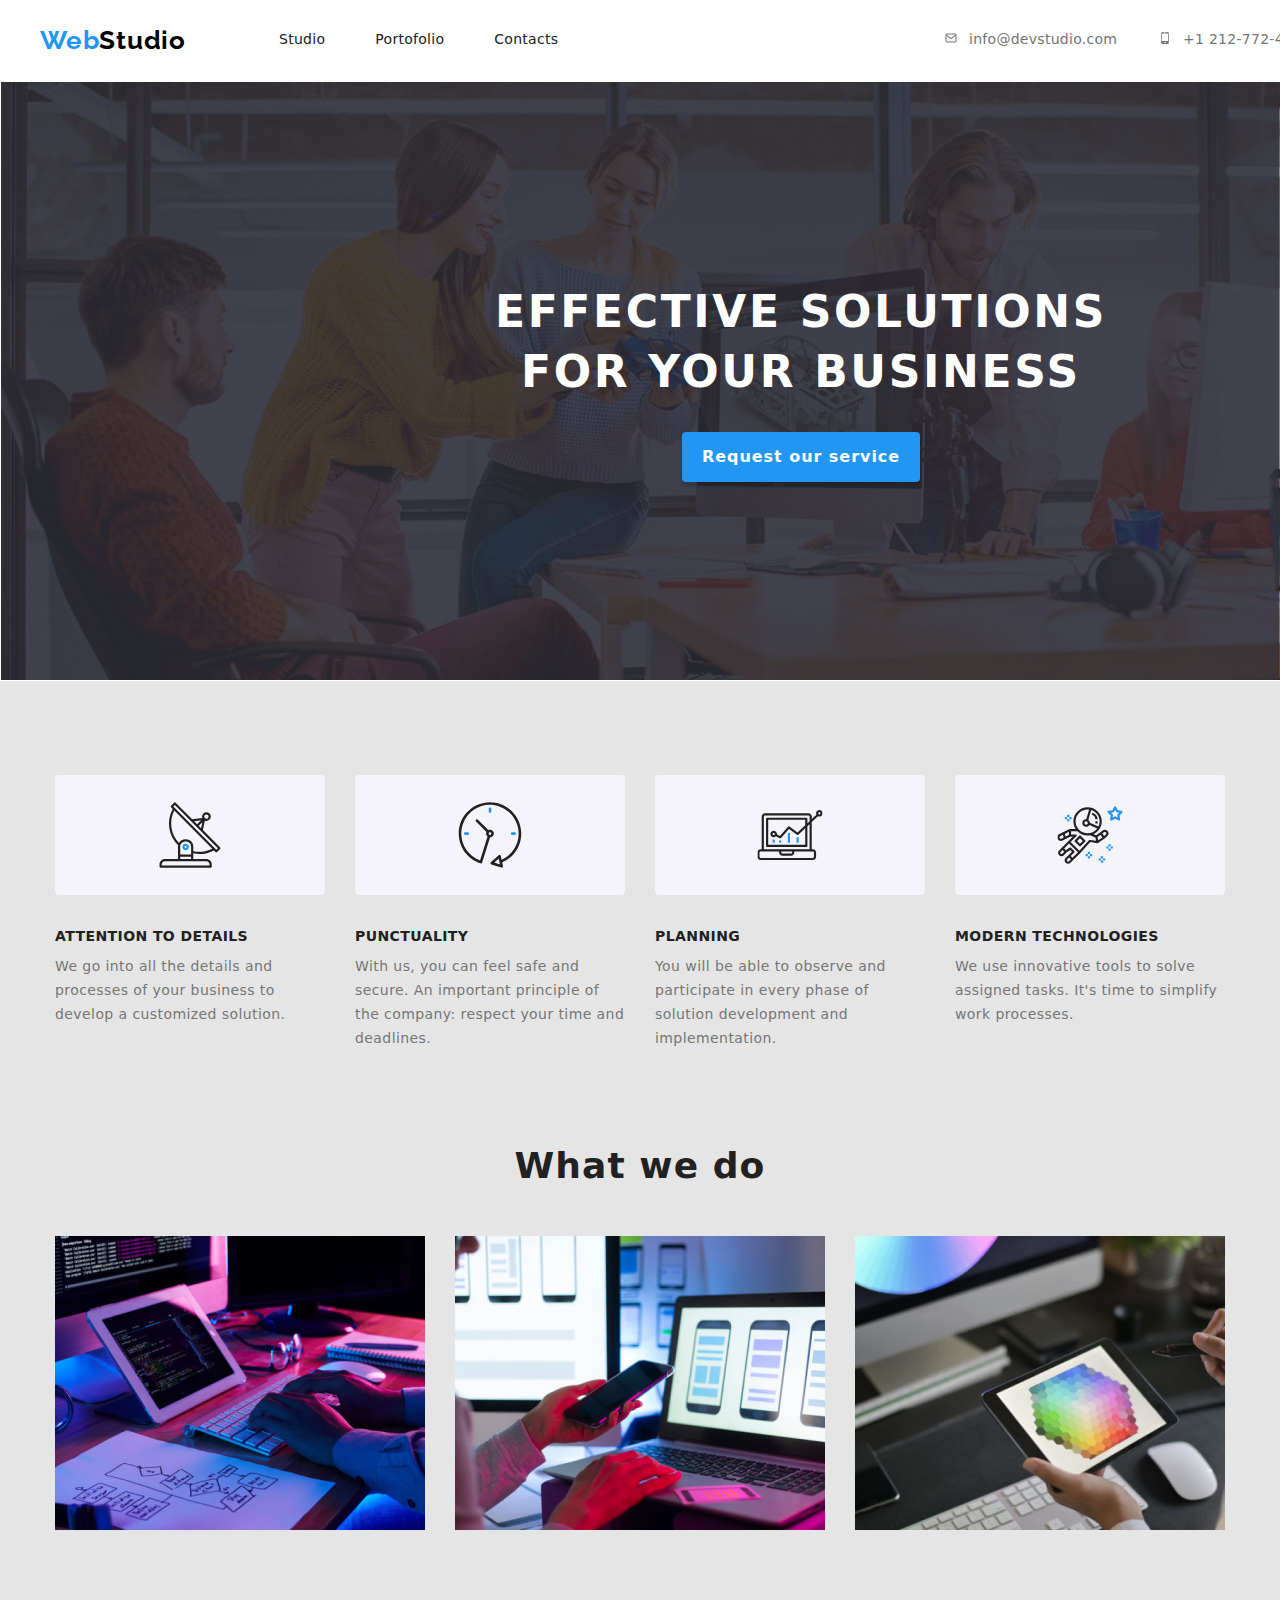
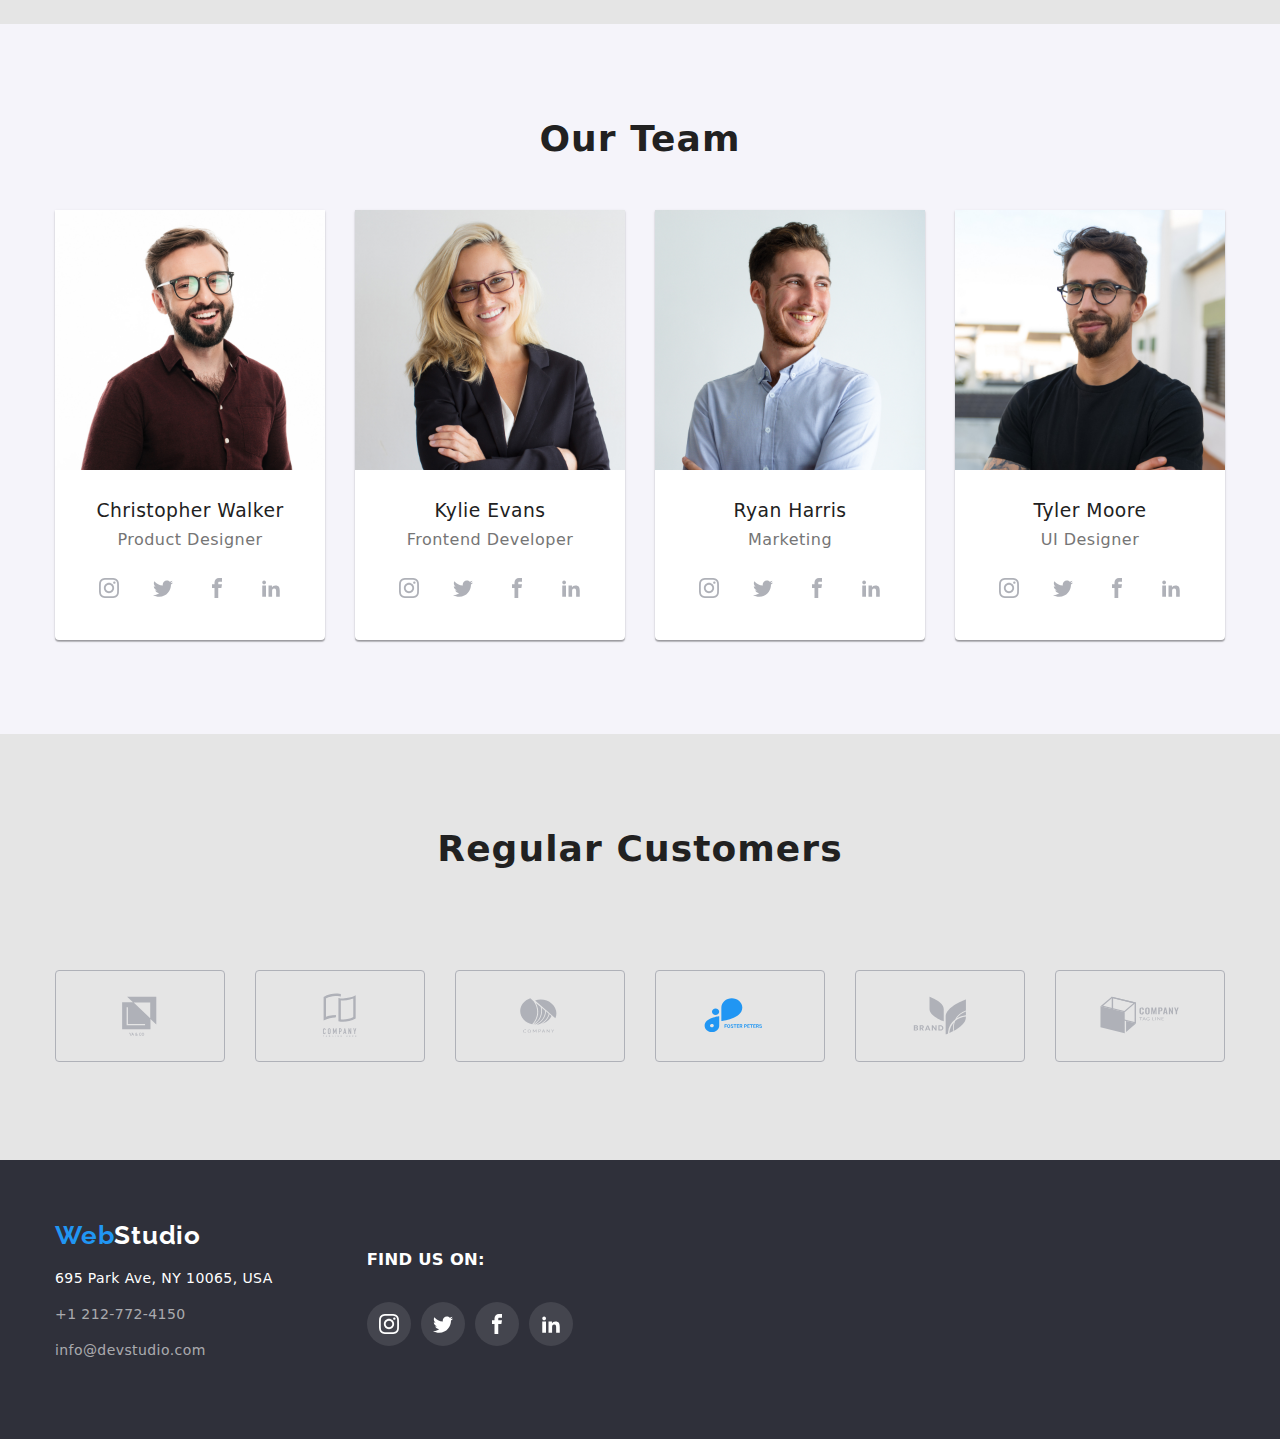
<file: index.html>
<!DOCTYPE html>
<html lang="en">
  <head>
    <meta charset="UTF-8" />
    <meta http-equiv="X-UA-Compatible" content="IE=edge" />
    <meta name="viewport" content="width=device-width, initial-scale=1.0" />
    <title>WebStudio</title>
    <link rel="stylesheet" href="css/styles.css" />
    <link rel="stylesheet" href="https://cdnjs.cloudflare.com/ajax/libs/modern-normalize/1.0.0/modern-normalize.min.css"/>
    <link rel="preconnect" href="https://fonts.googleapis.com" />
    <link rel="preconnect" href="https://fonts.gstatic.com" crossorigin />
    <link href="https://fonts.googleapis.com/css2?family=Raleway:wght@700&family=Roboto:wght@400;500;700;900&display=swap" rel="stylesheet"/>
  </head>
  <body>
    <!--HEADER Section-->
    <header class="page-header">
      <div class="container">
        <a class="logo link" href="index.html">
          <h2>Web<span>Studio</span></h2>
        </a>
        <nav>
          <ul class="main-nav-list unstyled-list">
            <li class="main-nav-item">
              <a class="main-nav-link link" href="index.html">Studio</a>
            </li>
            <li class="main-nav-item">
              <a class="main-nav-link link" href="portofolio.html"
                >Portofolio</a
              >
            </li>
            <li class="main-nav-item">
              <a class="main-nav-link link" href="contacts.html">Contacts</a>
            </li>
          </ul>
        </nav>
        <ul class="contact-list unstyled-list">
          <li class="contact-list-item">
            <a class="contact-nav-link link" href="mailto:info@devstudio.com">
              <svg class="icon-mail">
                <use href="./images/icons/icons.svg#icon_mail"></use>
              </svg>
              info@devstudio.com
            </a>
          </li>
          <li class="contact-list-item">
            <a class="contact-nav-link link" href="tel:+12127724150">
              <svg class="icon-phone">
                <use href="./images/icons/icons.svg#icon_mobile"></use>
              </svg>
              +1 212-772-4150
            </a>
          </li>
        </ul>
      </div>
    </header>
    <main>
      <!--Main-section-->
      <section class="main-section">
        <div class="container hero-container">
          <h1 class="main-title">EFFECTIVE SOLUTIONS FOR YOUR BUSINESS</h1>
          <button class="main-button" type="button">Request our service</button>
        </div>
      </section>
      <section class="main-section-description">
        <div class="container">
          <ul class="description-list unstyled-list">
            <li class="description-list-item">
              <svg class="description-img">
                <use href="./images/icons/icons.svg#icon_antena"></use>
              </svg>
              <h4 class="main-section-description-subtitle">
                ATTENTION TO DETAILS
              </h4>
              <p class="main-section-description-text">
                We go into all the details and processes of your business to
                develop a customized solution.
              </p>
            </li>
            <li class="description-list-item">
              <svg class="description-img">
                <use href="./images/icons/icons.svg#icon_clock"></use>
              </svg>
              <h4 class="main-section-description-subtitle">PUNCTUALITY</h4>
              <p class="main-section-description-text">
                With us, you can feel safe and secure. An important principle of
                the company: respect your time and deadlines.
              </p>
            </li>
            <li class="description-list-item">
              <svg class="description-img">
                <use href="./images/icons/icons.svg#icon_diagram"></use>
              </svg>
              <h4 class="main-section-description-subtitle">PLANNING</h4>
              <p class="main-section-description-text">
                You will be able to observe and participate in every phase of
                solution development and implementation.
              </p>
            </li>
            <li class="description-list-item">
              <svg class="description-img">
                <use href="./images/icons/icons.svg#icon_astronaut"></use>
              </svg>
              <h4 class="main-section-description-subtitle">
                MODERN TECHNOLOGIES
              </h4>
              <p class="main-section-description-text">
                We use innovative tools to solve assigned tasks. It's time to
                simplify work processes.
              </p>
            </li>
          </ul>
          <h2 class="main-section-description-title">What we do</h2>
          <ul class="description-list unstyled-list">
            <li class="description-list-img">
              <img src="./images/box 1.png" alt="Modern Technologies" />
            </li>
            <li class="description-list-img">
              <img src="./images/box 2.png" alt="Smartphone design" />
            </li>
            <li class="description-list-img">
              <img src="./images/box 3.png" alt="Color Picker" />
            </li>
          </ul>
        </div>
      </section>
      <!--TEAM Section-->
      <section class="team-section">
        <div class="container">
          <h2 class="main-section-description-title team-title">Our Team</h2>
          <ul class="team-list unstyled-list">
            <li class="team-list-item">
              <img src="./images/team/team2.jpg" alt="id photo Christopher Walker" width="270" height="260"/>
              <div class="employee-description">
                <h3 class="name-user">Christopher Walker</h3>
                <p class="name-job">Product Designer</p>
                <ul class="unstyled-list social-list">
                  <li>
                    <a href="#" target="_blank" class="social-link">
                      <svg class="social-icon">
                        <use href="./images/icons/icons.svg#icon_instagram"></use>
                      </svg>
                    </a>
                  </li>
                  <li>
                    <a href="#" target="_blank" class="social-link">
                      <svg class="social-icon">
                        <use href="./images/icons/icons.svg#icon_twitter"></use>
                      </svg>
                    </a>
                  </li>
                  <li>
                    <a href="#" target="_blank" class="social-link">
                      <svg class="social-icon">
                        <use href="./images/icons/icons.svg#icon_facebook"></use>
                      </svg>
                    </a>
                  </li>
                  <li>
                    <a href="#" target="_blank" class="social-link">
                      <svg class="social-icon">
                        <use href="./images/icons/icons.svg#icon_linkedin2"></use>
                      </svg>
                    </a>
                  </li>
                </ul>
              </div>
            </li>
            <li class="team-list-item">
              <img src="./images/team/team3.jpg" alt="id photo Kylie Evans" width="270" height="260"/>
              <div class="employee-description">
                <h3 class="name-user">Kylie Evans</h3>
                <p class="name-job">Frontend Developer</p>
                <ul class="unstyled-list social-list">
                  <li>
                    <a href="#" target="_blank" class="social-link">
                      <svg class="social-icon">
                        <use href="./images/icons/icons.svg#icon_instagram"></use>
                      </svg>
                    </a>
                  </li>
                  <li>
                    <a href="#" target="_blank" class="social-link">
                      <svg class="social-icon">
                        <use href="./images/icons/icons.svg#icon_twitter"></use>
                      </svg>
                    </a>
                  </li>
                  <li>
                    <a href="#" target="_blank" class="social-link">
                      <svg class="social-icon">
                        <use href="./images/icons/icons.svg#icon_facebook"></use>
                      </svg>
                    </a>
                  </li>
                  <li>
                    <a href="#" target="_blank" class="social-link">
                      <svg class="social-icon">
                        <use href="./images/icons/icons.svg#icon_linkedin2"></use>
                      </svg>
                    </a>
                  </li>
                </ul>
              </div>
            </li>
            <li class="team-list-item">
              <img src="./images/team/team.jpg" alt="id photo Ryan Harris" width="270" height="260"/>
              <div class="employee-description">
                <h3 class="name-user">Ryan Harris</h3>
                <p class="name-job">Marketing</p>
                <ul class="unstyled-list social-list">
                  <li>
                    <a href="#" target="_blank" class="social-link">
                      <svg class="social-icon">
                        <use href="./images/icons/icons.svg#icon_instagram"></use>
                      </svg>
                    </a>
                  </li>
                  <li>
                    <a href="#" target="_blank" class="social-link">
                      <svg class="social-icon">
                        <use href="./images/icons/icons.svg#icon_twitter"></use>
                      </svg>
                    </a>
                  </li>
                  <li>
                    <a href="#" target="_blank" class="social-link">
                      <svg class="social-icon">
                        <use href="./images/icons/icons.svg#icon_facebook"></use>
                      </svg>
                    </a>
                  </li>
                  <li>
                    <a href="#" target="_blank" class="social-link">
                      <svg class="social-icon">
                        <use href="./images/icons/icons.svg#icon_linkedin2"></use>
                      </svg>
                    </a>
                  </li>
                </ul>
              </div>
            </li>
            <li class="team-list-item">
              <img src="./images/team/team1.jpg" alt="id photo Tyler Moore" width="270" height="260"/>
              <div class="employee-description">
                <h3 class="name-user">Tyler Moore</h3>
                <p class="name-job">UI Designer</p>
                <ul class="unstyled-list social-list">
                  <li>
                    <a href="#" target="_blank" class="social-link">
                      <svg class="social-icon">
                        <use href="./images/icons/icons.svg#icon_instagram"></use>
                      </svg>
                    </a>
                  </li>
                  <li>
                    <a href="#" target="_blank" class="social-link">
                      <svg class="social-icon">
                        <use href="./images/icons/icons.svg#icon_twitter"></use>
                      </svg>
                    </a>
                  </li>
                  <li>
                    <a href="#" target="_blank" class="social-link">
                      <svg class="social-icon">
                        <use href="./images/icons/icons.svg#icon_facebook"></use>
                      </svg>
                    </a>
                  </li>
                  <li>
                    <a href="#" target="_blank" class="social-link">
                      <svg class="social-icon">
                        <use href="./images/icons/icons.svg#icon_linkedin2"></use>
                      </svg>
                    </a>
                  </li>
                </ul>
              </div>
            </li>
          </ul>
        </div>
      </section>
      <!--Customers section-->
      <section class="customers-section">
        <div class="container">
          <h2 class="main-section-description-title customers-title">Regular Customers</h2>
          <ul class="customers-list unstyled-list">
            <li class="customers-list-item">
              <svg class="customer-img">
                <use href="./images/svg6/symbol-defs.svg#icon-logo1"></use>
              </svg>
            </li>
            <li class="customers-list-item">
              <svg class="customer-img">
                <use href="./images/svg6/symbol-defs.svg#icon-logo2"></use>
              </svg>
            </li>
            <li class="customers-list-item">
              <svg class="customer-img">
                <use href="./images/svg6/symbol-defs.svg#icon-logo3"></use>
              </svg>
            </li>
            <li class="customers-list-item">
              <svg class="customer-img">
                <use href="./images/svg6/symbol-defs.svg#icon-logo4"></use>
              </svg>
            </li>
            <li class="customers-list-item">
              <svg class="customer-img">
                <use href="./images/svg6/symbol-defs.svg#icon-logo5"></use>
              </svg>
            </li>
            <li class="customers-list-item">
              <svg class="customer-img">
                <use href="./images/svg6/symbol-defs.svg#icon-logo6"></use>
              </svg>
            </li>
          </ul>
        </div>
      </section>
    </main>
    <!--FOOTER Section-->
    <footer class="footer-section dark-bg">
      <div class="container">
        <a class="logo link" href="index.html">
          <h2>Web<span>Studio</span></h2>
        </a>
        <div class="footer_gen">
          <address>
            <ul class="adress-description unstyled-list">
              <li class="adress-description-item">
                <a
                  class="contact-link link"
                  href="https://goo.gl/maps/LJvVeoaxAgHyDT5w8"
                  target="_blank"
                  >695 Park Ave, NY 10065, USA</a
                >
              </li>
              <li class="adress-description-item">
                <a class="contact-link link" href="tel:+12127724150"
                  >+1 212-772-4150</a
                >
              </li>
              <li class="adress-description-item">
                <a class="contact-link link" href="mailto:info@devstudio.com"
                  >info@devstudio.com</a
                >
              </li>
            </ul>
          </address>
          <div class="social_media">
            <h3 id="title_media">Find us on:</h3>
            <br />
            <ul class="unstyled-list social-list light">
              <li>
                <a href="#" target="_blank" class="social-link">
                  <svg class="social-icon">
                    <use href="./images/icons/icons.svg#icon_instagram"></use>
                  </svg>
                </a>
              </li>
              <li>
                <a href="#" target="_blank" class="social-link">
                  <svg class="social-icon">
                    <use href="./images/icons/icons.svg#icon_twitter"></use>
                  </svg>
                </a>
              </li>
              <li>
                <a href="#" target="_blank" class="social-link">
                  <svg class="social-icon">
                    <use href="./images/icons/icons.svg#icon_facebook"></use>
                  </svg>
                </a>
              </li>
              <li>
                <a href="#" target="_blank" class="social-link">
                  <svg class="social-icon">
                    <use href="./images/icons/icons.svg#icon_linkedin2"></use>
                  </svg>
                </a>
              </li>
            </ul>
          </div>
        </div>
      </div>
    </footer>
  </body>
</html>
</file>
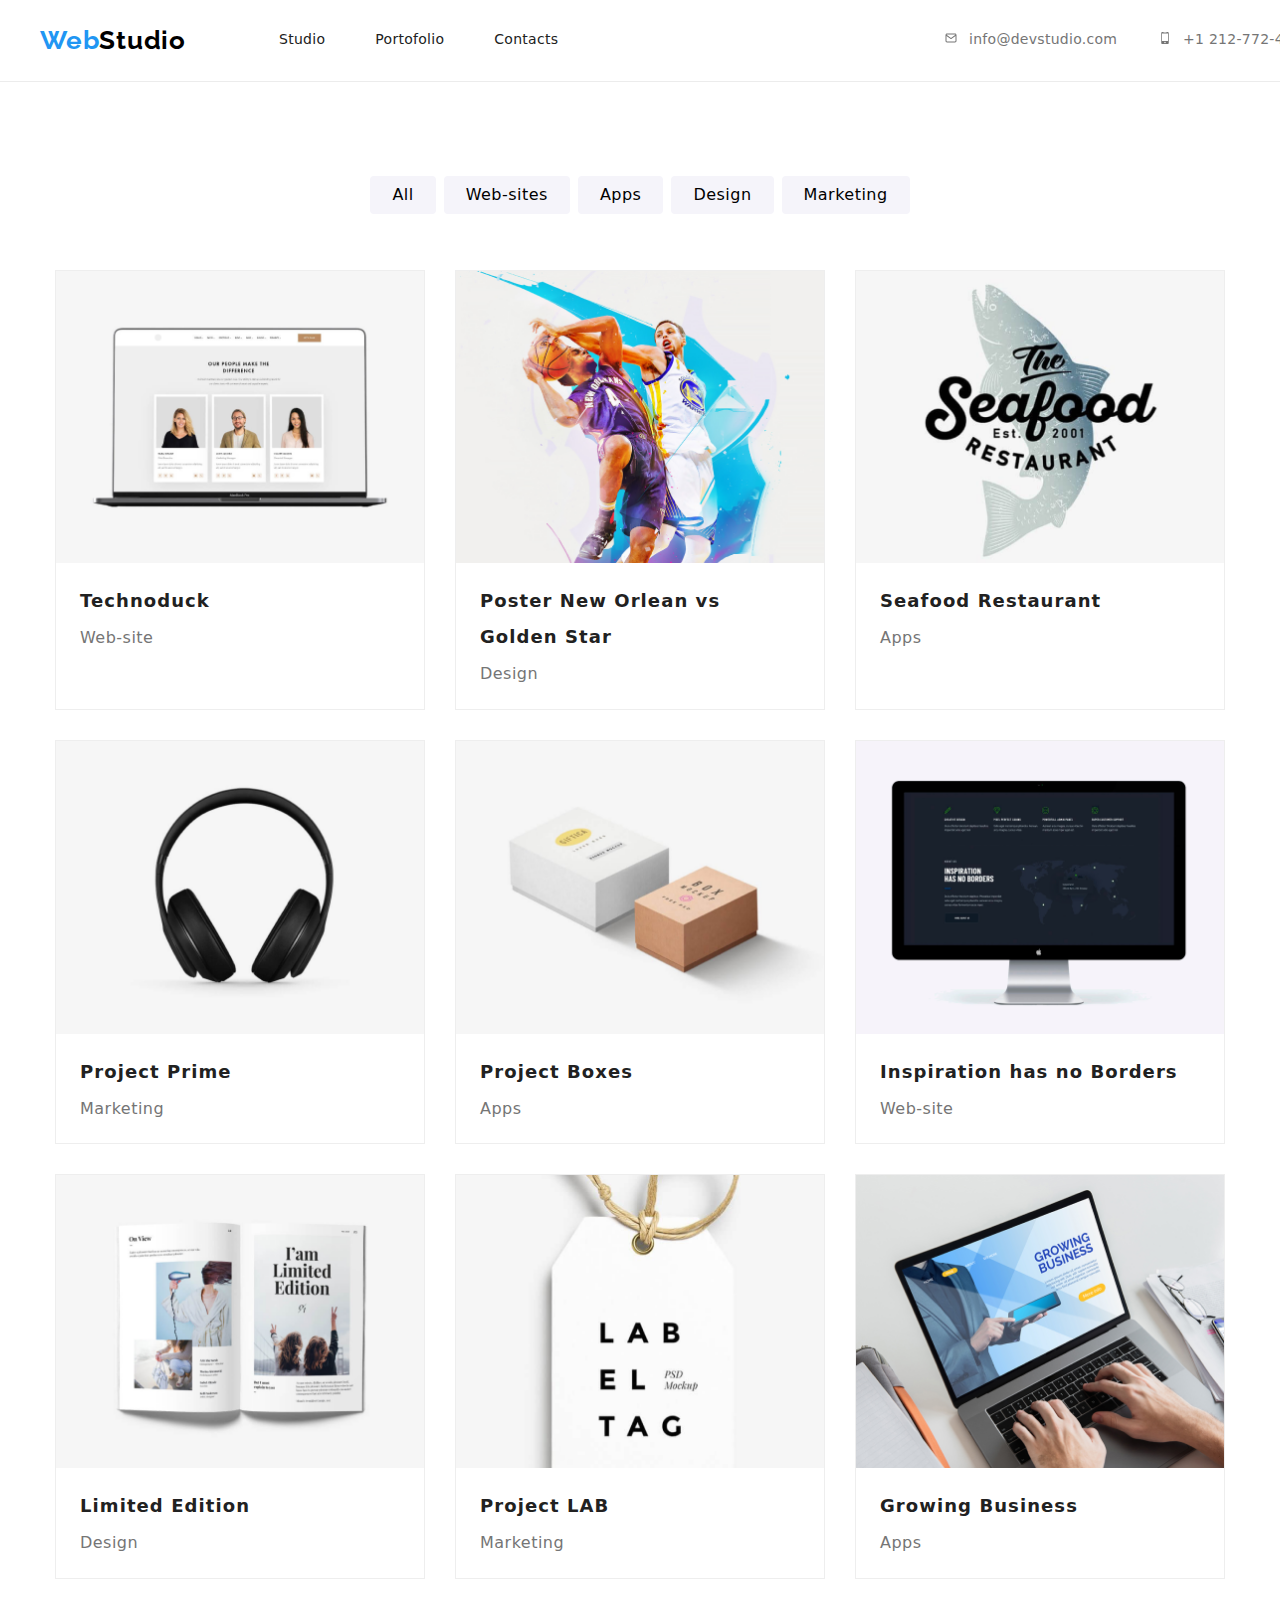
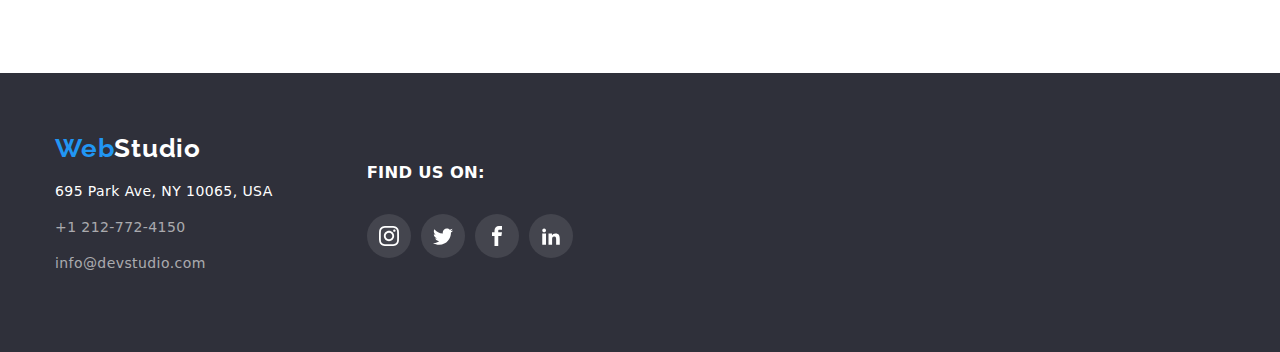
<file: portfolio.html>
<!DOCTYPE html>
<html lang="en">
  <head>
    <!-- <meta charset="UTF-8" />
     <meta http-equiv="X-UA-Compatible" content="IE=edge" />
     <meta name="viewport" content="width=device-width, initial-scale=1.0" />
   -->
    <title>WebStudio</title>
    <link rel="stylesheet" href="css/styles.css">
    <link rel="stylesheet" href="https://cdnjs.cloudflare.com/ajax/libs/modern-normalize/1.0.0/modern-normalize.min.css"/>
    <link rel="preconnect" href="https://fonts.googleapis.com">
    <link rel="preconnect" href="https://fonts.gstatic.com" crossorigin>
    <link href="https://fonts.googleapis.com/css2?family=Raleway:wght@700&family=Roboto:wght@400;500;700;900&display=swap" rel="stylesheet">
  </head>
  <body>
    <!--HEADER Section-->    
    <header class="page-header">
      <div class="container">
        <a class="logo link" href="index.html">
          <h2>Web<span>Studio</span></h2>
        </a>
        <nav>
          <ul class="main-nav-list unstyled-list">
            <li class="main-nav-item">
              <a class="main-nav-link link" href="index.html">Studio</a>
            </li>
            <li class="main-nav-item">
              <a class="main-nav-link link" href="portofolio.html"
                >Portofolio</a
              >
            </li>
            <li class="main-nav-item">
              <a class="main-nav-link link" href="contacts.html">Contacts</a>
            </li>
          </ul>
        </nav>
        <ul class="contact-list unstyled-list">
          <li class="contact-list-item">
            <a class="contact-nav-link link" href="mailto:info@devstudio.com">
              <svg class="icon-mail">
                <use href="./images/icons/icons.svg#icon_mail"></use>
              </svg>
              info@devstudio.com
            </a>
            <!--<use href="./images/icons.svg#icon-envelope"></use>-->
          </li>
          <li class="contact-list-item">
            <a class="contact-nav-link link" href="tel:+12127724150">
              <svg class="icon-phone">
                <use href="./images/icons/icons.svg#icon_mobile"></use>
              </svg>
              +1 212-772-4150
            </a>
          </li>
        </ul>
      </div>
    </header>
    </div>
    <main>
      <section class="portofolio-section line">
        <div class="container">
          <h1 class="is_hidden">Portofolio Section</h1>
          <ul class="portofolio-list-tab unstyled-list">
            <li class="portofolio-list-tab-item"><button class="portofolio-tab" type="button">All</button></li>
            <li class="portofolio-list-tab-item"><button class="portofolio-tab" type="button">Web-sites</button></li>
            <li class="portofolio-list-tab-item"><button class="portofolio-tab" type="button">Apps</button></li>
            <li class="portofolio-list-tab-item"><button class="portofolio-tab" type="button">Design</button></li>
            <li class="portofolio-list-tab-item"><button class="portofolio-tab" type="button">Marketing</button></li>
          </ul>
          <ul class="portofolio-list unstyled-list">
              <li class="portofolio-list-item">
                <img src="./images/img.png" alt="websites-technoduck" width="370" height="294">
                <div class="card-description">
                  <h3 class="portofolio-name">Technoduck</h3>
                  <p class="portofolio-description">Web-site</p>
                </div>
              </li>
              <li class="portofolio-list-item">
                <img src="./images/img (1).png" alt="Poster New Orlean vs Golden Star" width="370" height="294">
                <div class="card-description">
                  <h3 class="portofolio-name">Poster New Orlean vs Golden Star</h3>
                  <p class="portofolio-description">Design</p>
                </div>
              </li>
              <li class="portofolio-list-item">
                <img src="./images/img (2).png" alt="Seafood Restaurant" width="370" height="294">
                <div class="card-description">
                  <h3 class="portofolio-name">Seafood Restaurant</h3>
                  <p class="portofolio-description">Apps</p>
                </div>
              </li>
              <li class="portofolio-list-item">
                <img src="./images/img (3).png" alt="Project Prime" width="370" height="294">
                <div class="card-description">
                  <h3 class="portofolio-name">Project Prime</h3>
                  <p class="portofolio-description">Marketing</p>
                </div>
              </li>
              <li class="portofolio-list-item">
                <img src="./images/img (4).png" alt="Project Boxes" width="370" height="294">
                <div class="card-description">
                  <h3 class="portofolio-name">Project Boxes</h3>
                  <p class="portofolio-description">Apps</p>
                </div>
              </li>
              <li class="portofolio-list-item">
                <img src="./images/img (5).png" alt="Inspiration has no Borders" width="370" height="294">
                <div class="card-description">
                  <h3 class="portofolio-name">Inspiration has no Borders</h3>
                  <p class="portofolio-description">Web-site</p>
                </div>
              </li>
              <li class="portofolio-list-item">
                <img src="./images/img (6).png" alt="Limited Edition" width="370" height="294">
                <div class="card-description">
                  <h3 class="portofolio-name">Limited Edition</h3>
                  <p class="portofolio-description">Design</p>
                </div>
              </li>
              <li class="portofolio-list-item">
                <img src="./images/img (7).png" alt="Project LAB" width="370" height="294">
                <div class="card-description">
                  <h3 class="portofolio-name">Project LAB</h3>
                  <p class="portofolio-description">Marketing</p>
                </div>
              </li>
              <li class="portofolio-list-item">
                <img src="./images/img (8).png" alt="Growing Business" width="370" height="294">
                <div class="card-description">
                  <h3 class="portofolio-name">Growing Business</h3>
                  <p class="portofolio-description">Apps</p>
                </div>
              </li>
            </ul>
          </div>
        </section>
    </main>
    <!--FOOTER Section-->
    <footer class="footer-section dark-bg">
      <div class="container">
        <a class="logo link" href="index.html">
          <h2>Web<span>Studio</span></h2>
        </a>
        <div class="footer_gen">
        <address>
          <ul class="adress-description unstyled-list">
            <li class="adress-description-item">
              <a
                class="contact-link link"
                href="https://goo.gl/maps/LJvVeoaxAgHyDT5w8"
                target="_blank"
                >695 Park Ave, NY 10065, USA</a
              >
            </li>
            <li class="adress-description-item">
              <a class="contact-link link" href="tel:+12127724150"
                >+1 212-772-4150</a
              >
            </li>
            <li class="adress-description-item">
              <a class="contact-link link" href="mailto:info@devstudio.com"
                >info@devstudio.com</a
              >
            </li>
          </ul>
        </address>
        <div class="social_media">
        <h3 id="title_media">Find us on:</h3><br>
        <ul class="unstyled-list social-list light">
          <li>
            <a href="#" target="_blank" class="social-link">
              <svg class="social-icon">
                <use href="./images/icons/icons.svg#icon_instagram"></use>
              </svg>
            </a>
          </li>
          <li>
            <a href="#" target="_blank" class="social-link">
              <svg class="social-icon">
                <use href="./images/icons/icons.svg#icon_twitter"></use>
              </svg>
            </a>
          </li>
          <li>
            <a href="#" target="_blank" class="social-link">
              <svg class="social-icon">
                <use href="./images/icons/icons.svg#icon_facebook"></use>
              </svg>
            </a>
          </li>
          <li>
            <a href="#" target="_blank" class="social-link">
              <svg class="social-icon">
                <use href="./images/icons/icons.svg#icon_linkedin2"></use>
              </svg>
            </a>
          </li>
        </ul>
        </div>
        </div>
      </div>
    </footer>
  </body>
</html>
</file>
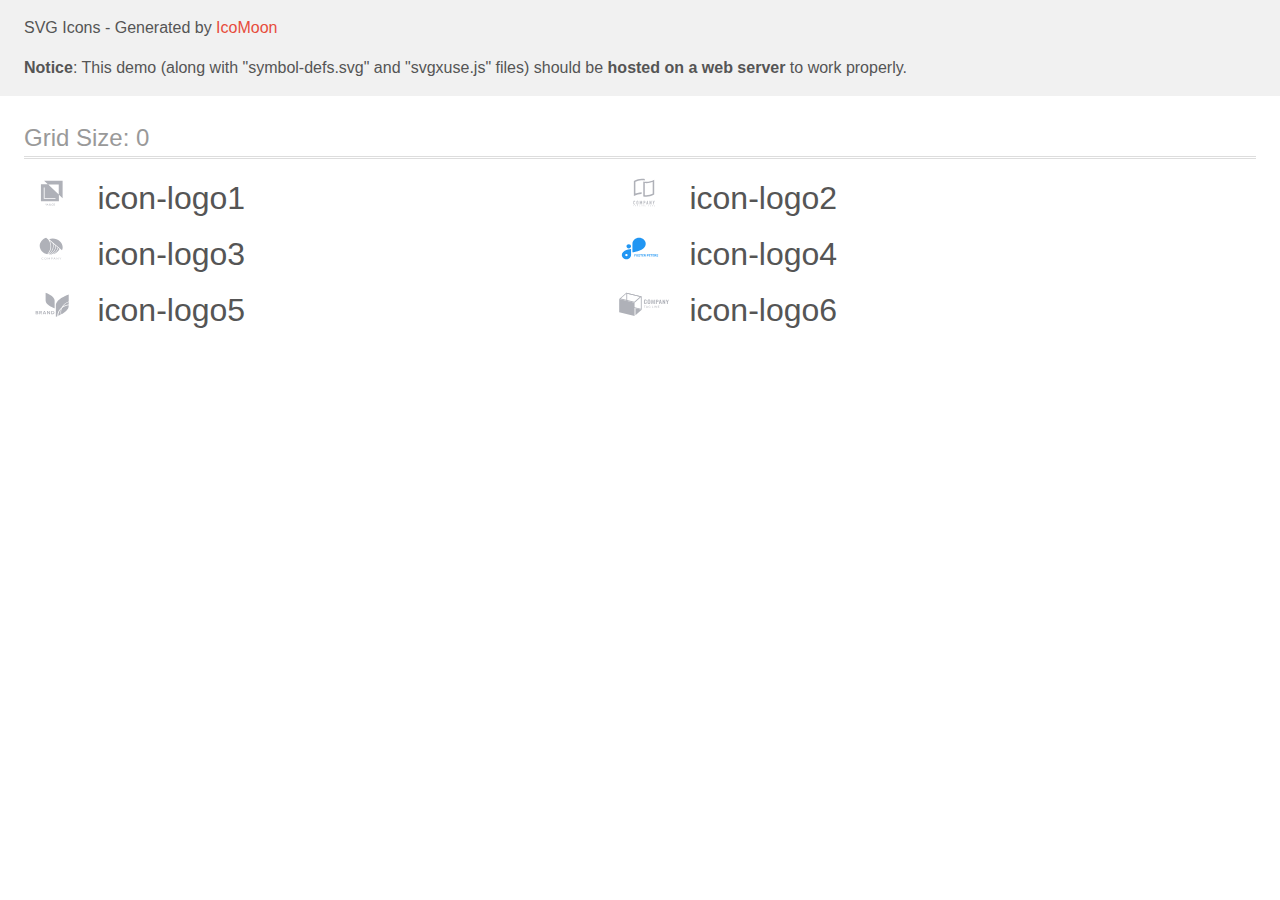
<file: images/svg6/demo-external-svg.html>
<!doctype html>
<html>
<head>
    <title>IcoMoon - SVG Icons</title>
    <meta charset="utf-8">
    <meta name="viewport" content="width=device-width, initial-scale=1">
    <link rel="stylesheet" href="demo-files/demo.css">
    <link rel="stylesheet" href="style.css">
</head>
<body>
<header class="bgc1 clearfix">
<div class="mhl">
    <p>SVG Icons - Generated by <a href="https://icomoon.io/app">IcoMoon</a></p><p><strong>Notice</strong>: This demo (along with "symbol-defs.svg" and "svgxuse.js" files) should be <b>hosted on a web server</b> to work properly.</p>
</div>
</header>
    <div class="clearfix mhl ptl">
        <h1 class="mvm mtn fgc1">Grid Size: 0</h1>
        <div class="glyph fs1">
            <div class="clearfix pbs">
                <svg class="icon icon-logo1"><use xlink:href="symbol-defs.svg#icon-logo1"></use></svg><span class="name"> icon-logo1</span>
            </div>
        </div>
        <div class="glyph fs1">
            <div class="clearfix pbs">
                <svg class="icon icon-logo2"><use xlink:href="symbol-defs.svg#icon-logo2"></use></svg><span class="name"> icon-logo2</span>
            </div>
        </div>
        <div class="glyph fs1">
            <div class="clearfix pbs">
                <svg class="icon icon-logo3"><use xlink:href="symbol-defs.svg#icon-logo3"></use></svg><span class="name"> icon-logo3</span>
            </div>
        </div>
        <div class="glyph fs1">
            <div class="clearfix pbs">
                <svg class="icon icon-logo4"><use xlink:href="symbol-defs.svg#icon-logo4"></use></svg><span class="name"> icon-logo4</span>
            </div>
        </div>
        <div class="glyph fs1">
            <div class="clearfix pbs">
                <svg class="icon icon-logo5"><use xlink:href="symbol-defs.svg#icon-logo5"></use></svg><span class="name"> icon-logo5</span>
            </div>
        </div>
        <div class="glyph fs1">
            <div class="clearfix pbs">
                <svg class="icon icon-logo6"><use xlink:href="symbol-defs.svg#icon-logo6"></use></svg><span class="name"> icon-logo6</span>
            </div>
        </div>
  </div>
<script defer src="svgxuse.js"></script>
</body>
</html>
</file>
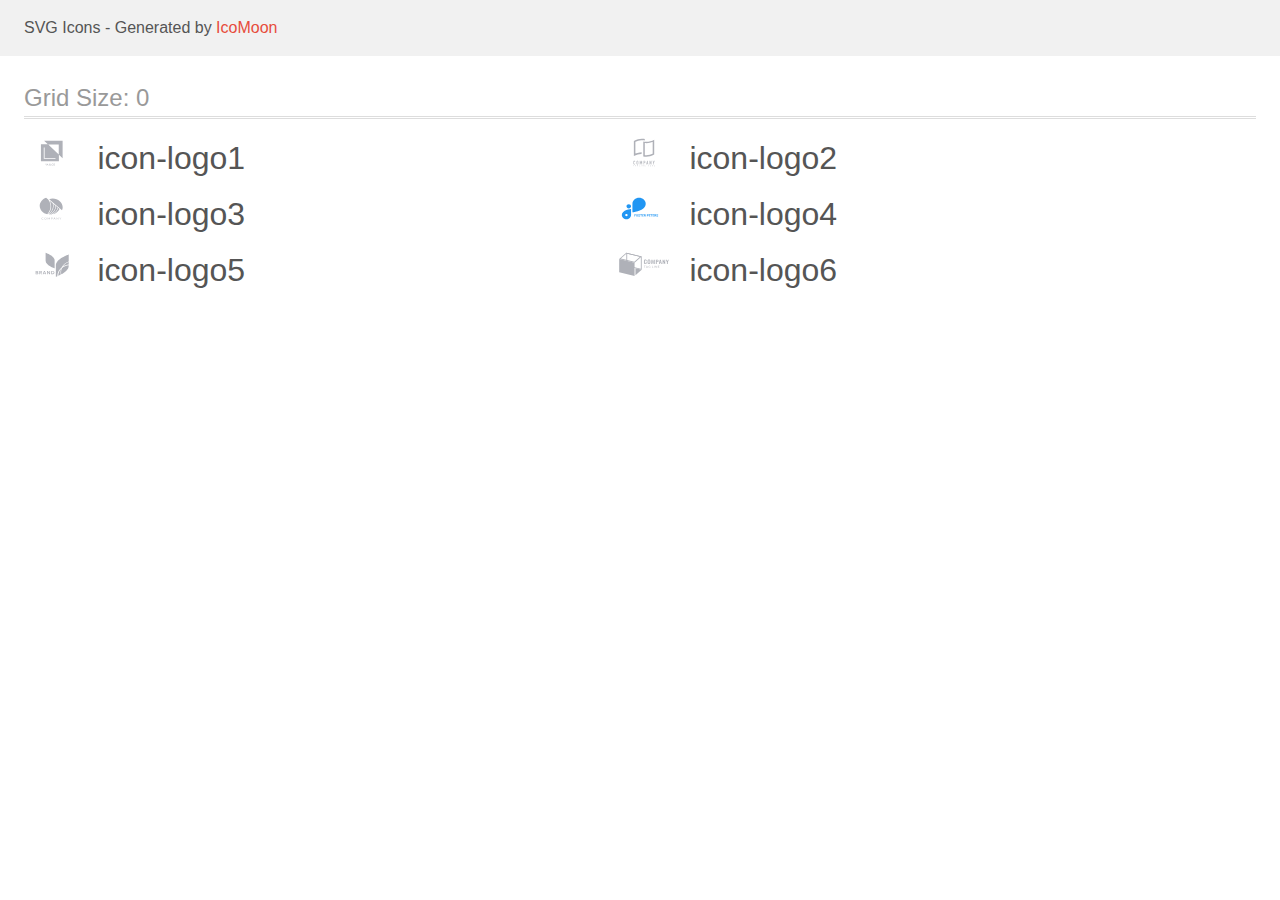
<file: images/svg6/demo.html>
<!doctype html>
<html>
<head>
    <title>IcoMoon - SVG Icons</title>
    <meta charset="utf-8">
    <meta name="viewport" content="width=device-width, initial-scale=1">
    <link rel="stylesheet" href="demo-files/demo.css">
    <link rel="stylesheet" href="style.css">
</head>
<body>
<svg aria-hidden="true" style="position: absolute; width: 0; height: 0; overflow: hidden;" version="1.1" xmlns="http://www.w3.org/2000/svg" xmlns:xlink="http://www.w3.org/1999/xlink">
<defs>
<symbol id="icon-logo1" viewBox="0 0 57 32">
<path fill="#afb1b8" style="fill: var(--color1, #afb1b8)" d="M20.267 3.733l3.738 3.538-6.938-0.004v17.166h18.133v-6.564l3.733 3.534v-17.671h-18.667zM35.036 17.455l-10.597-10.032h10.597v10.032zM31.746 21.923h-11.81v-11.545h0.835v10.764h10.975v0.782zM22.725 26.72l-0.436 0.898-0.436-0.898h-0.366l0.637 1.198v0.698h0.331v-0.698l0.635-1.198h-0.365zM23.273 28.615l0.154-0.441h0.734l0.155 0.441h0.344l-0.717-1.896h-0.296l-0.716 1.896h0.342zM23.794 27.122l0.275 0.786h-0.549l0.275-0.786zM25.531 27.863c-0.048 0.073-0.072 0.153-0.072 0.241 0 0.16 0.056 0.29 0.168 0.389s0.263 0.148 0.451 0.148 0.349-0.051 0.484-0.152l0.107 0.126h0.367l-0.279-0.329c0.109-0.149 0.164-0.341 0.164-0.574h-0.275c0 0.128-0.026 0.243-0.079 0.348l-0.366-0.432 0.129-0.094c0.091-0.066 0.157-0.132 0.197-0.198s0.060-0.14 0.060-0.219c0-0.12-0.044-0.22-0.133-0.301s-0.201-0.122-0.339-0.122c-0.153 0-0.274 0.043-0.365 0.13s-0.135 0.203-0.135 0.352c0 0.061 0.014 0.124 0.043 0.189s0.081 0.144 0.155 0.237c-0.141 0.101-0.235 0.188-0.283 0.262zM26.386 28.282c-0.093 0.071-0.193 0.107-0.299 0.107-0.095 0-0.17-0.027-0.227-0.082s-0.085-0.126-0.085-0.214c0-0.102 0.052-0.192 0.156-0.271l0.040-0.029 0.414 0.488zM26.046 27.442c-0.089-0.11-0.134-0.202-0.134-0.275 0-0.063 0.018-0.116 0.055-0.158s0.085-0.063 0.147-0.063c0.057 0 0.105 0.018 0.142 0.053s0.056 0.077 0.056 0.126c0 0.075-0.027 0.136-0.081 0.184l-0.040 0.033-0.145 0.099zM29.132 28.472c0.13-0.114 0.205-0.272 0.224-0.474h-0.328c-0.017 0.135-0.059 0.232-0.124 0.29s-0.162 0.087-0.292 0.087c-0.142 0-0.249-0.054-0.323-0.161s-0.109-0.264-0.109-0.469v-0.168c0.002-0.202 0.041-0.355 0.117-0.46s0.188-0.158 0.331-0.158c0.123 0 0.217 0.030 0.28 0.091s0.104 0.158 0.12 0.294h0.328c-0.021-0.207-0.095-0.368-0.223-0.482s-0.296-0.171-0.505-0.171c-0.155 0-0.293 0.037-0.411 0.111s-0.209 0.179-0.272 0.315c-0.063 0.136-0.095 0.294-0.095 0.473v0.177c0.003 0.174 0.035 0.328 0.098 0.46s0.151 0.234 0.266 0.306c0.115 0.071 0.249 0.107 0.4 0.107 0.216 0 0.389-0.056 0.52-0.169zM31.068 28.206c0.064-0.141 0.096-0.304 0.096-0.49v-0.105c-0.001-0.185-0.034-0.347-0.099-0.486s-0.158-0.247-0.277-0.32c-0.119-0.075-0.256-0.112-0.41-0.112s-0.292 0.038-0.411 0.113c-0.119 0.075-0.211 0.183-0.277 0.324s-0.098 0.305-0.098 0.49v0.107c0.001 0.181 0.034 0.342 0.099 0.48s0.159 0.246 0.279 0.322c0.121 0.075 0.258 0.112 0.411 0.112 0.155 0 0.293-0.037 0.411-0.112s0.212-0.183 0.276-0.323zM30.716 27.135c0.080 0.112 0.12 0.273 0.12 0.483v0.099c0 0.214-0.040 0.376-0.119 0.487s-0.19 0.167-0.336 0.167c-0.144 0-0.257-0.057-0.339-0.171s-0.121-0.275-0.121-0.483v-0.109c0.002-0.204 0.043-0.362 0.122-0.473s0.192-0.168 0.335-0.168c0.146 0 0.258 0.056 0.337 0.168z"></path>
</symbol>
<symbol id="icon-logo2" viewBox="0 0 57 32">
<path fill="#afb1b8" style="fill: var(--color1, #afb1b8)" d="M26.727 3.165h-0.073c-0.112-0.007-0.224-0.010-0.336-0.012v0h-0.243c-0.212 0-0.428 0.005-0.642 0.016-0.016-0.001-0.032-0.001-0.049 0-1.944 0.11-3.848 0.596-5.609 1.431l-0.231 0.111v11.809l0.54-0.183c0.474-0.163 0.978-0.309 1.5-0.445 1.411-0.362 2.861-0.555 4.317-0.574v1.551c-0.193 0.001-0.38 0.007-0.568 0.016h-0.045c-1.121 0.061-2.233 0.232-3.322 0.51-1.378 0.345-2.708 0.863-3.957 1.542v-15.145c1.298-0.757 2.695-1.325 4.151-1.688 1.278-0.33 2.593-0.5 3.913-0.504h0.228c0.273 0.007 0.538 0.019 0.788 0.038 0.658 0.046 1.31 0.15 1.95 0.311v1.527c-0.621-0.145-1.253-0.24-1.889-0.285-0.013-0.001-0.026-0.002-0.039-0.003-0.132-0.011-0.263-0.022-0.386-0.022zM29.415 4.726c0.339 0.026 0.689 0.038 1.044 0.038 1.388-0.005 2.769-0.182 4.114-0.528 1.378-0.346 2.706-0.865 3.956-1.543v14.875c-1.298 0.756-2.696 1.325-4.153 1.688-1.279 0.329-2.593 0.498-3.913 0.503-1 0.008-1.997-0.11-2.968-0.35v-14.971c0.229 0.053 0.465 0.102 0.706 0.142 0.394 0.066 0.81 0.115 1.214 0.145zM36.985 4.841l-0.54 0.182c-0.497 0.167-0.997 0.316-1.5 0.449-1.465 0.377-2.971 0.57-4.483 0.575-0.352 0-0.676-0.010-0.989-0.030l-0.43-0.028v12.148l0.37 0.033c0.343 0.030 0.696 0.045 1.052 0.045 1.191-0.005 2.377-0.159 3.531-0.457 0.95-0.238 1.874-0.57 2.759-0.991l0.231-0.111v-11.813z"></path>
<path fill="#afb1b8" style="fill: var(--color1, #afb1b8)" d="M19.060 24.113c-0.078-0.080-0.171-0.144-0.274-0.186s-0.214-0.061-0.326-0.057c-0.119-0.002-0.237 0.021-0.347 0.065-0.101 0.040-0.193 0.101-0.27 0.178s-0.135 0.17-0.174 0.271c-0.042 0.107-0.063 0.22-0.062 0.335v2.023c-0.005 0.143 0.022 0.284 0.080 0.415 0.048 0.104 0.117 0.196 0.202 0.271 0.081 0.068 0.176 0.117 0.278 0.144 0.098 0.028 0.2 0.042 0.302 0.042 0.113 0.001 0.224-0.023 0.326-0.070 0.101-0.044 0.193-0.108 0.27-0.187 0.075-0.079 0.135-0.171 0.177-0.271 0.043-0.102 0.065-0.212 0.065-0.323v-0.226h-0.529v0.18c0.002 0.062-0.009 0.123-0.031 0.18-0.017 0.043-0.043 0.082-0.077 0.114-0.033 0.026-0.070 0.046-0.111 0.058-0.036 0.012-0.073 0.018-0.111 0.019-0.047 0.006-0.095-0.002-0.139-0.021s-0.081-0.049-0.11-0.088c-0.050-0.081-0.074-0.176-0.070-0.271v-1.887c-0.003-0.105 0.019-0.208 0.065-0.302 0.027-0.043 0.066-0.077 0.112-0.098s0.097-0.030 0.147-0.024c0.046-0.002 0.091 0.008 0.132 0.028s0.077 0.049 0.104 0.086c0.059 0.078 0.090 0.173 0.088 0.271v0.175h0.524v-0.206c0.001-0.121-0.021-0.241-0.065-0.354-0.039-0.106-0.099-0.203-0.177-0.285z"></path>
<path fill="#afb1b8" style="fill: var(--color1, #afb1b8)" d="M22.202 24.090c-0.169-0.142-0.381-0.221-0.602-0.222-0.108 0-0.215 0.020-0.316 0.057-0.103 0.037-0.198 0.093-0.279 0.165-0.088 0.079-0.158 0.175-0.205 0.283-0.053 0.124-0.079 0.257-0.077 0.392v1.941c-0.004 0.137 0.023 0.272 0.077 0.397 0.048 0.104 0.118 0.197 0.205 0.271 0.081 0.075 0.176 0.133 0.279 0.171 0.101 0.037 0.208 0.056 0.316 0.057s0.215-0.020 0.316-0.057c0.105-0.038 0.202-0.096 0.286-0.171 0.084-0.076 0.152-0.168 0.2-0.271 0.054-0.125 0.081-0.261 0.077-0.397v-1.941c0.003-0.135-0.024-0.268-0.077-0.392-0.047-0.107-0.115-0.203-0.2-0.283zM21.955 26.706c0.004 0.052-0.003 0.104-0.021 0.152s-0.047 0.092-0.084 0.128c-0.070 0.059-0.158 0.091-0.249 0.091s-0.179-0.032-0.249-0.091c-0.037-0.036-0.066-0.080-0.084-0.128s-0.025-0.101-0.021-0.152v-1.941c-0.004-0.052 0.003-0.104 0.021-0.152s0.047-0.092 0.084-0.128c0.070-0.059 0.158-0.091 0.249-0.091s0.179 0.032 0.249 0.091c0.037 0.036 0.066 0.080 0.084 0.128s0.025 0.101 0.021 0.152v1.941z"></path>
<path fill="#afb1b8" style="fill: var(--color1, #afb1b8)" d="M26.329 27.573v-3.674h-0.509l-0.668 1.945h-0.009l-0.673-1.945h-0.503v3.674h0.525v-2.235h0.009l0.514 1.58h0.262l0.518-1.58h0.009v2.235h0.525z"></path>
<path fill="#afb1b8" style="fill: var(--color1, #afb1b8)" d="M29.311 24.157c-0.081-0.091-0.183-0.16-0.297-0.201-0.123-0.040-0.251-0.059-0.38-0.057h-0.78v3.674h0.523v-1.435h0.27c0.163 0.007 0.326-0.027 0.472-0.1 0.119-0.066 0.218-0.163 0.287-0.281 0.061-0.098 0.101-0.206 0.12-0.32 0.021-0.138 0.030-0.278 0.028-0.418 0.005-0.176-0.012-0.353-0.051-0.525-0.035-0.127-0.101-0.243-0.193-0.338zM29.041 25.277c-0.002 0.067-0.019 0.132-0.049 0.191-0.030 0.056-0.077 0.102-0.135 0.129-0.078 0.035-0.162 0.050-0.247 0.046h-0.239v-1.249h0.27c0.081-0.004 0.162 0.012 0.236 0.046 0.054 0.031 0.097 0.079 0.123 0.136 0.029 0.065 0.044 0.134 0.046 0.205 0 0.077 0 0.159 0 0.244s0.005 0.174 0 0.252h-0.005z"></path>
<path fill="#afb1b8" style="fill: var(--color1, #afb1b8)" d="M31.791 23.899h-0.429l-0.809 3.674h0.523l0.154-0.789h0.714l0.154 0.789h0.524l-0.83-3.674zM31.308 26.283l0.258-1.332h0.009l0.256 1.332h-0.524z"></path>
<path fill="#afb1b8" style="fill: var(--color1, #afb1b8)" d="M35.173 26.112h-0.009l-0.791-2.213h-0.503v3.674h0.523v-2.209h0.011l0.8 2.209h0.492v-3.674h-0.523v2.213z"></path>
<path fill="#afb1b8" style="fill: var(--color1, #afb1b8)" d="M38.372 23.899l-0.421 1.461h-0.011l-0.421-1.461h-0.554l0.719 2.121v1.553h0.524v-1.553l0.719-2.121h-0.554z"></path>
<path fill="#afb1b8" style="fill: var(--color1, #afb1b8)" d="M17.6 28.61h0.252v0.708h0.171v-0.708h0.251v-0.145h-0.675v0.145z"></path>
<path fill="#afb1b8" style="fill: var(--color1, #afb1b8)" d="M19.721 28.465l-0.331 0.853h0.182l0.070-0.194h0.34l0.073 0.194h0.186l-0.339-0.853h-0.182zM19.694 28.981l0.116-0.316 0.116 0.316h-0.232z"></path>
<path fill="#afb1b8" style="fill: var(--color1, #afb1b8)" d="M21.818 29.004h0.197v0.11c-0.058 0.046-0.129 0.071-0.202 0.072-0.034 0.002-0.069-0.004-0.1-0.019s-0.059-0.036-0.081-0.063c-0.045-0.065-0.068-0.143-0.063-0.222 0-0.19 0.082-0.285 0.246-0.285 0.043-0.004 0.086 0.007 0.121 0.032s0.061 0.062 0.072 0.104l0.169-0.033c-0.036-0.167-0.156-0.251-0.362-0.251-0.11-0.003-0.216 0.036-0.298 0.11-0.043 0.042-0.076 0.094-0.097 0.15s-0.030 0.117-0.025 0.178c-0.005 0.117 0.034 0.231 0.109 0.32 0.042 0.043 0.092 0.077 0.148 0.098s0.116 0.031 0.176 0.027c0.134 0.004 0.263-0.045 0.362-0.136v-0.336h-0.37v0.144z"></path>
<path fill="#afb1b8" style="fill: var(--color1, #afb1b8)" d="M23.959 28.465h-0.173v0.853h0.598v-0.145h-0.425v-0.708z"></path>
<path fill="#afb1b8" style="fill: var(--color1, #afb1b8)" d="M25.769 28.465h-0.173v0.853h0.173v-0.853z"></path>
<path fill="#afb1b8" style="fill: var(--color1, #afb1b8)" d="M27.539 29.035l-0.349-0.57h-0.167v0.853h0.161v-0.557l0.343 0.557h0.171v-0.853h-0.158v0.57z"></path>
<path fill="#afb1b8" style="fill: var(--color1, #afb1b8)" d="M29.14 28.943h0.425v-0.145h-0.425v-0.187h0.457v-0.145h-0.63v0.853h0.648v-0.145h-0.475v-0.231z"></path>
<path fill="#afb1b8" style="fill: var(--color1, #afb1b8)" d="M33.020 28.802h-0.336v-0.336h-0.171v0.853h0.171v-0.373h0.336v0.373h0.171v-0.853h-0.171v0.336z"></path>
<path fill="#afb1b8" style="fill: var(--color1, #afb1b8)" d="M34.629 28.943h0.426v-0.145h-0.426v-0.187h0.459v-0.145h-0.63v0.853h0.646v-0.145h-0.475v-0.231z"></path>
<path fill="#afb1b8" style="fill: var(--color1, #afb1b8)" d="M36.812 28.943c0.148-0.023 0.224-0.102 0.224-0.237 0.004-0.036-0.001-0.073-0.016-0.106s-0.038-0.062-0.068-0.083c-0.077-0.039-0.163-0.056-0.25-0.050h-0.362v0.853h0.171v-0.357h0.034c0.037-0.002 0.073 0.004 0.107 0.019 0.025 0.015 0.046 0.037 0.061 0.062l0.186 0.271h0.205l-0.104-0.167c-0.046-0.082-0.111-0.153-0.189-0.205zM36.64 28.825h-0.127v-0.214h0.135c0.059-0.005 0.118 0.002 0.174 0.020 0.012 0.011 0.022 0.025 0.029 0.040s0.009 0.032 0.009 0.049c-0.001 0.017-0.005 0.033-0.013 0.048s-0.019 0.027-0.032 0.037c-0.056 0.017-0.115 0.024-0.174 0.020z"></path>
<path fill="#afb1b8" style="fill: var(--color1, #afb1b8)" d="M38.458 28.943h0.425v-0.145h-0.425v-0.187h0.459v-0.145h-0.631v0.853h0.648v-0.145h-0.475v-0.231z"></path>
</symbol>
<symbol id="icon-logo3" viewBox="0 0 57 32">
<path fill="#afb1b8" style="fill: var(--color1, #afb1b8)" d="M19.417 26.187c0.008 0 0.017 0.002 0.025 0.005s0.015 0.007 0.020 0.013l0.116 0.111c-0.090 0.090-0.202 0.162-0.327 0.211-0.147 0.053-0.305 0.079-0.464 0.076-0.149 0.003-0.298-0.021-0.436-0.071-0.125-0.045-0.237-0.113-0.329-0.2-0.094-0.089-0.166-0.194-0.212-0.308-0.051-0.127-0.076-0.261-0.074-0.396-0.002-0.135 0.025-0.27 0.080-0.397 0.051-0.115 0.127-0.22 0.225-0.308 0.099-0.087 0.218-0.155 0.349-0.201 0.143-0.048 0.296-0.072 0.449-0.071 0.143-0.003 0.285 0.019 0.417 0.064 0.115 0.043 0.221 0.104 0.313 0.178l-0.097 0.119c-0.007 0.008-0.015 0.016-0.025 0.021-0.011 0.007-0.025 0.010-0.039 0.009-0.015-0.001-0.030-0.005-0.042-0.013l-0.052-0.032-0.073-0.040c-0.031-0.015-0.064-0.028-0.097-0.039-0.043-0.013-0.087-0.024-0.132-0.032-0.057-0.009-0.115-0.013-0.173-0.013-0.111-0.001-0.22 0.017-0.323 0.053-0.096 0.034-0.182 0.084-0.253 0.149-0.073 0.069-0.128 0.15-0.164 0.238-0.041 0.101-0.061 0.207-0.060 0.313-0.002 0.108 0.018 0.216 0.060 0.318 0.035 0.087 0.090 0.167 0.161 0.236 0.067 0.064 0.149 0.114 0.241 0.147 0.095 0.034 0.197 0.051 0.3 0.050 0.059 0.001 0.119-0.003 0.177-0.010 0.096-0.010 0.188-0.039 0.269-0.085 0.041-0.023 0.079-0.049 0.115-0.078 0.015-0.012 0.035-0.020 0.055-0.020z"></path>
<path fill="#afb1b8" style="fill: var(--color1, #afb1b8)" d="M22.776 25.629c0.002 0.134-0.025 0.267-0.078 0.393-0.047 0.114-0.122 0.218-0.219 0.305s-0.214 0.155-0.344 0.2c-0.285 0.094-0.599 0.094-0.884 0-0.129-0.046-0.245-0.114-0.342-0.201-0.097-0.089-0.172-0.194-0.221-0.308-0.105-0.255-0.105-0.533 0-0.787 0.050-0.115 0.125-0.22 0.221-0.31 0.097-0.084 0.214-0.15 0.342-0.193 0.284-0.096 0.6-0.096 0.884 0 0.129 0.046 0.246 0.114 0.343 0.201 0.096 0.088 0.17 0.191 0.22 0.304 0.054 0.127 0.080 0.261 0.078 0.395zM22.47 25.629c0.002-0.107-0.016-0.214-0.055-0.316-0.033-0.087-0.086-0.168-0.156-0.236-0.068-0.065-0.152-0.116-0.246-0.149-0.207-0.069-0.436-0.069-0.643 0-0.094 0.033-0.178 0.084-0.246 0.149-0.071 0.068-0.125 0.149-0.157 0.236-0.074 0.206-0.074 0.426 0 0.632 0.033 0.087 0.086 0.168 0.157 0.236 0.068 0.065 0.152 0.115 0.246 0.148 0.207 0.067 0.435 0.067 0.643 0 0.094-0.033 0.177-0.083 0.246-0.148 0.070-0.069 0.123-0.149 0.156-0.236 0.039-0.102 0.058-0.209 0.055-0.316z"></path>
<path fill="#afb1b8" style="fill: var(--color1, #afb1b8)" d="M25.067 25.96l0.031 0.071c0.012-0.025 0.022-0.048 0.033-0.071 0.011-0.024 0.024-0.047 0.038-0.070l0.743-1.174c0.015-0.020 0.028-0.033 0.042-0.037 0.020-0.005 0.040-0.007 0.061-0.006h0.22v1.909h-0.26v-1.404c0-0.018 0-0.038 0-0.059-0.001-0.022-0.001-0.044 0-0.066l-0.747 1.19c-0.009 0.018-0.025 0.033-0.044 0.043s-0.041 0.016-0.064 0.016h-0.042c-0.023 0-0.045-0.005-0.064-0.016s-0.034-0.026-0.044-0.044l-0.769-1.198c0 0.023 0 0.045 0 0.068s0 0.043 0 0.061v1.404h-0.252v-1.905h0.22c0.021-0.001 0.041 0.001 0.061 0.006 0.018 0.008 0.032 0.021 0.041 0.037l0.759 1.175c0.015 0.022 0.028 0.045 0.038 0.068z"></path>
<path fill="#afb1b8" style="fill: var(--color1, #afb1b8)" d="M27.864 25.865v0.715h-0.291v-1.906h0.649c0.122-0.002 0.244 0.012 0.362 0.042 0.094 0.023 0.181 0.064 0.256 0.119 0.065 0.052 0.114 0.116 0.145 0.187 0.034 0.078 0.051 0.161 0.049 0.244 0.001 0.084-0.017 0.167-0.054 0.244-0.035 0.073-0.089 0.138-0.157 0.191-0.075 0.057-0.162 0.1-0.257 0.126-0.113 0.031-0.232 0.046-0.35 0.044l-0.352-0.005zM27.864 25.66h0.352c0.076 0.001 0.153-0.009 0.225-0.029 0.060-0.018 0.115-0.046 0.163-0.082 0.044-0.035 0.078-0.078 0.099-0.126 0.024-0.051 0.036-0.105 0.035-0.16 0.003-0.053-0.007-0.106-0.029-0.155s-0.057-0.094-0.102-0.13c-0.111-0.075-0.251-0.112-0.391-0.102h-0.352v0.786z"></path>
<path fill="#afb1b8" style="fill: var(--color1, #afb1b8)" d="M31.772 26.583h-0.23c-0.023 0.001-0.046-0.005-0.064-0.018-0.016-0.012-0.029-0.027-0.038-0.044l-0.198-0.461h-0.993l-0.205 0.461c-0.008 0.017-0.020 0.032-0.036 0.043-0.018 0.013-0.042 0.020-0.065 0.019h-0.23l0.872-1.909h0.302l0.884 1.909zM30.333 25.874h0.82l-0.346-0.777c-0.026-0.058-0.048-0.118-0.065-0.179l-0.033 0.1c-0.010 0.030-0.022 0.058-0.032 0.081l-0.343 0.776z"></path>
<path fill="#afb1b8" style="fill: var(--color1, #afb1b8)" d="M33.029 24.682c0.017 0.008 0.032 0.020 0.044 0.034l1.272 1.439c0-0.023 0-0.046 0-0.067s0-0.043 0-0.063v-1.352h0.26v1.909h-0.145c-0.021 0.001-0.041-0.003-0.060-0.011-0.018-0.009-0.034-0.021-0.047-0.035l-1.271-1.438c0.001 0.022 0.001 0.044 0 0.066 0 0.021 0 0.040 0 0.058v1.361h-0.26v-1.909h0.154c0.018-0 0.036 0.003 0.052 0.009z"></path>
<path fill="#afb1b8" style="fill: var(--color1, #afb1b8)" d="M36.748 25.823v0.758h-0.291v-0.758l-0.804-1.15h0.26c0.022-0.001 0.045 0.005 0.063 0.016 0.016 0.012 0.029 0.027 0.039 0.043l0.503 0.742c0.020 0.032 0.038 0.061 0.052 0.088s0.026 0.054 0.036 0.081l0.038-0.082c0.014-0.030 0.031-0.059 0.049-0.087l0.496-0.747c0.010-0.015 0.023-0.029 0.038-0.040 0.017-0.013 0.040-0.020 0.063-0.019h0.263l-0.806 1.155z"></path>
<path fill="#afb1b8" style="fill: var(--color1, #afb1b8)" d="M24.923 21.47c0.127 0.014 0.255 0.025 0.384 0.035 1.962-0.763 3.622-2.011 4.772-3.588s1.74-3.415 1.695-5.282l-2.162-1.879c0.44 1.988 0.234 4.043-0.594 5.935s-2.246 3.547-4.094 4.779z"></path>
<path fill="#afb1b8" style="fill: var(--color1, #afb1b8)" d="M24.151 21.383l0.058 0.010c1.975-1.228 3.481-2.942 4.323-4.921s0.981-4.133 0.399-6.181l-3.080-2.676c1.246 2.2 1.747 4.661 1.446 7.098s-1.393 4.75-3.147 6.67z"></path>
<path fill="#afb1b8" style="fill: var(--color1, #afb1b8)" d="M34.596 14.841c-0.523 2.052-1.794 3.902-3.624 5.276-0.534 0.404-1.111 0.763-1.722 1.074 1.49-0.38 2.859-1.053 4.003-1.966s2.030-2.042 2.592-3.3l-1.249-1.084z"></path>
<path fill="#afb1b8" style="fill: var(--color1, #afb1b8)" d="M34.106 14.539l-1.778-1.545c-0.034 1.762-0.61 3.483-1.669 4.986s-2.562 2.731-4.352 3.559h0.009c0.399-0 0.798-0.021 1.194-0.062 1.673-0.593 3.151-1.538 4.303-2.748s1.94-2.65 2.295-4.189z"></path>
<path fill="#afb1b8" style="fill: var(--color1, #afb1b8)" d="M24.409 6.486l-2.122-1.846c-1.897 0.637-3.528 1.756-4.68 3.212s-1.772 3.179-1.778 4.946v0c0.007 1.952 0.763 3.846 2.149 5.383s3.322 2.628 5.501 3.101c1.946-2.060 3.085-4.605 3.252-7.266s-0.647-5.299-2.323-7.53z"></path>
<path fill="#afb1b8" style="fill: var(--color1, #afb1b8)" d="M39.008 14.255c-0.008-2.316-1.070-4.535-2.955-6.173s-4.439-2.561-7.105-2.567c-1.232-0.001-2.453 0.196-3.602 0.582l12.99 11.286c0.445-0.998 0.673-2.058 0.672-3.128z"></path>
</symbol>
<symbol id="icon-logo4" viewBox="0 0 57 32">
<path fill="#2196f3" style="fill: var(--color2, #2196f3)" d="M12.878 11.255h-0.002c-1.279 0-2.316 0.921-2.316 2.058v0.001c0 1.137 1.037 2.058 2.316 2.058h0.002c1.279 0 2.316-0.921 2.316-2.058v-0.001c0-1.137-1.037-2.058-2.316-2.058z"></path>
<path fill="#2196f3" style="fill: var(--color2, #2196f3)" d="M29.971 10.597c-0.004-1.579-0.711-3.092-1.967-4.208s-2.958-1.745-4.735-1.749v0c-1.777 0.003-3.48 0.631-4.737 1.748s-1.964 2.63-1.968 4.209v8.706c0 0 13.405-1.327 13.406-8.704v-0.001z"></path>
<path fill="#2196f3" style="fill: var(--color2, #2196f3)" d="M5.867 22.16c0.003 1.098 0.496 2.151 1.369 2.928s2.058 1.215 3.294 1.218c1.236-0.003 2.42-0.441 3.294-1.217s1.366-1.829 1.37-2.927v-6.057c0 0-9.327 0.924-9.327 6.056zM10.53 23.245c-0.242 0-0.478-0.064-0.678-0.183s-0.357-0.289-0.45-0.487c-0.092-0.198-0.117-0.417-0.069-0.627s0.163-0.404 0.334-0.556c0.171-0.152 0.388-0.255 0.625-0.297s0.482-0.020 0.706 0.062c0.223 0.082 0.414 0.221 0.548 0.4s0.206 0.388 0.206 0.603c0.001 0.143-0.031 0.284-0.092 0.417s-0.151 0.252-0.264 0.354c-0.114 0.101-0.248 0.182-0.397 0.236s-0.308 0.083-0.468 0.083v-0.004z"></path>
<path fill="#2196f3" style="fill: var(--color2, #2196f3)" d="M19.956 22.647h-0.9v0.93h-0.469v-2.275h1.481v0.38h-1.012v0.587h0.9v0.378zM22.209 22.491c0 0.224-0.040 0.42-0.119 0.589s-0.193 0.299-0.341 0.391c-0.147 0.092-0.316 0.137-0.506 0.137-0.189 0-0.357-0.045-0.505-0.136s-0.262-0.22-0.344-0.388c-0.081-0.169-0.122-0.363-0.123-0.581v-0.113c0-0.224 0.040-0.421 0.12-0.591 0.081-0.171 0.195-0.302 0.342-0.392 0.148-0.092 0.317-0.137 0.506-0.137s0.358 0.046 0.505 0.137c0.148 0.091 0.262 0.221 0.342 0.392 0.081 0.17 0.122 0.366 0.122 0.589v0.102zM21.734 22.388c0-0.239-0.043-0.42-0.128-0.544s-0.207-0.186-0.366-0.186c-0.157 0-0.279 0.061-0.364 0.184-0.085 0.122-0.129 0.301-0.13 0.538v0.111c0 0.232 0.043 0.413 0.128 0.541s0.208 0.192 0.369 0.192c0.157 0 0.278-0.061 0.363-0.184 0.084-0.124 0.127-0.304 0.128-0.541v-0.111zM23.73 22.98c0-0.089-0.031-0.156-0.094-0.203-0.063-0.048-0.175-0.098-0.337-0.15-0.163-0.053-0.291-0.105-0.386-0.156-0.258-0.14-0.387-0.328-0.387-0.564 0-0.123 0.034-0.232 0.103-0.328 0.070-0.097 0.169-0.172 0.298-0.227 0.13-0.054 0.276-0.081 0.438-0.081 0.163 0 0.307 0.030 0.434 0.089 0.127 0.058 0.226 0.141 0.295 0.248s0.106 0.229 0.106 0.366h-0.469c0-0.104-0.033-0.185-0.098-0.242-0.066-0.058-0.158-0.088-0.277-0.088-0.115 0-0.204 0.024-0.267 0.073-0.064 0.048-0.095 0.111-0.095 0.191 0 0.074 0.037 0.136 0.111 0.186 0.075 0.050 0.185 0.097 0.33 0.141 0.267 0.080 0.461 0.18 0.583 0.298s0.183 0.267 0.183 0.444c0 0.197-0.075 0.352-0.223 0.464-0.149 0.111-0.349 0.167-0.602 0.167-0.175 0-0.334-0.032-0.478-0.095-0.144-0.065-0.254-0.153-0.33-0.264s-0.113-0.241-0.113-0.387h0.47c0 0.251 0.15 0.377 0.45 0.377 0.111 0 0.198-0.022 0.261-0.067 0.063-0.046 0.094-0.109 0.094-0.191zM26.231 21.682h-0.697v1.895h-0.469v-1.895h-0.687v-0.38h1.853v0.38zM27.869 22.591h-0.9v0.609h1.056v0.377h-1.525v-2.275h1.522v0.38h-1.053v0.542h0.9v0.367zM29.142 22.744h-0.373v0.833h-0.469v-2.275h0.845c0.269 0 0.476 0.060 0.622 0.18s0.219 0.289 0.219 0.508c0 0.155-0.034 0.285-0.102 0.389-0.067 0.103-0.168 0.185-0.305 0.247l0.492 0.93v0.022h-0.503l-0.427-0.833zM28.769 22.365h0.378c0.118 0 0.209-0.030 0.273-0.089s0.097-0.143 0.097-0.248c0-0.107-0.031-0.192-0.092-0.253-0.060-0.061-0.154-0.092-0.28-0.092h-0.377v0.683zM31.609 22.775v0.802h-0.469v-2.275h0.887c0.171 0 0.321 0.031 0.45 0.094s0.23 0.152 0.3 0.267c0.070 0.115 0.105 0.245 0.105 0.392 0 0.223-0.077 0.399-0.23 0.528-0.152 0.128-0.363 0.192-0.633 0.192h-0.411zM31.609 22.396h0.419c0.124 0 0.218-0.029 0.283-0.087 0.066-0.058 0.098-0.142 0.098-0.25 0-0.111-0.033-0.202-0.098-0.27s-0.156-0.104-0.272-0.106h-0.43v0.714zM34.575 22.591h-0.9v0.609h1.056v0.377h-1.525v-2.275h1.522v0.38h-1.053v0.542h0.9v0.367zM36.75 21.682h-0.697v1.895h-0.469v-1.895h-0.688v-0.38h1.853v0.38zM38.387 22.591h-0.9v0.609h1.056v0.377h-1.525v-2.275h1.522v0.38h-1.053v0.542h0.9v0.367zM39.661 22.744h-0.373v0.833h-0.469v-2.275h0.845c0.269 0 0.476 0.060 0.622 0.18s0.219 0.289 0.219 0.508c0 0.155-0.034 0.285-0.102 0.389-0.067 0.103-0.168 0.185-0.305 0.247l0.492 0.93v0.022h-0.503l-0.427-0.833zM39.287 22.365h0.378c0.118 0 0.209-0.030 0.273-0.089s0.097-0.143 0.097-0.248c0-0.107-0.031-0.192-0.092-0.253-0.060-0.061-0.154-0.092-0.28-0.092h-0.377v0.683zM42.042 22.98c0-0.089-0.031-0.156-0.094-0.203-0.063-0.048-0.175-0.098-0.337-0.15-0.163-0.053-0.291-0.105-0.386-0.156-0.258-0.14-0.388-0.328-0.388-0.564 0-0.123 0.034-0.232 0.103-0.328 0.070-0.097 0.169-0.172 0.298-0.227 0.13-0.054 0.276-0.081 0.438-0.081 0.163 0 0.307 0.030 0.434 0.089 0.127 0.058 0.226 0.141 0.295 0.248 0.071 0.107 0.106 0.229 0.106 0.366h-0.469c0-0.104-0.033-0.185-0.098-0.242-0.066-0.058-0.158-0.088-0.277-0.088-0.115 0-0.204 0.024-0.267 0.073-0.064 0.048-0.095 0.111-0.095 0.191 0 0.074 0.037 0.136 0.111 0.186 0.075 0.050 0.185 0.097 0.33 0.141 0.267 0.080 0.461 0.18 0.583 0.298s0.183 0.267 0.183 0.444c0 0.197-0.074 0.352-0.223 0.464-0.149 0.111-0.349 0.167-0.602 0.167-0.175 0-0.334-0.032-0.478-0.095-0.144-0.065-0.254-0.153-0.33-0.264-0.075-0.111-0.112-0.241-0.112-0.387h0.47c0 0.251 0.15 0.377 0.45 0.377 0.111 0 0.198-0.022 0.261-0.067 0.063-0.046 0.094-0.109 0.094-0.191z"></path>
</symbol>
<symbol id="icon-logo5" viewBox="0 0 57 32">
<path fill="#afb1b8" style="fill: var(--color1, #afb1b8)" d="M14.27 23.859c0.13 0.147 0.199 0.332 0.196 0.521 0.007 0.124-0.017 0.247-0.070 0.361s-0.132 0.216-0.233 0.297c-0.252 0.175-0.565 0.26-0.881 0.24h-1.549v-3.302h1.517c0.299-0.018 0.596 0.059 0.84 0.219 0.098 0.075 0.176 0.17 0.227 0.277s0.074 0.224 0.068 0.341c0.009 0.182-0.054 0.361-0.176 0.505-0.118 0.131-0.28 0.222-0.462 0.258 0.205 0.034 0.391 0.134 0.523 0.282zM12.454 23.36h0.648c0.147 0.010 0.294-0.029 0.412-0.11 0.049-0.040 0.087-0.090 0.111-0.146s0.034-0.116 0.028-0.176c0.005-0.060-0.005-0.12-0.029-0.175s-0.061-0.106-0.108-0.147c-0.122-0.083-0.273-0.123-0.425-0.111h-0.638v0.866zM13.578 24.627c0.052-0.041 0.093-0.093 0.12-0.151s0.038-0.121 0.034-0.184c0.004-0.064-0.008-0.127-0.035-0.186s-0.069-0.111-0.121-0.153c-0.127-0.086-0.283-0.128-0.44-0.119h-0.68v0.908h0.689c0.155 0.008 0.309-0.032 0.435-0.115z"></path>
<path fill="#afb1b8" style="fill: var(--color1, #afb1b8)" d="M17.371 25.278l-0.844-1.291h-0.317v1.291h-0.726v-3.302h1.374c0.346-0.022 0.689 0.078 0.957 0.281 0.192 0.179 0.308 0.415 0.327 0.666s-0.061 0.499-0.224 0.7c-0.17 0.178-0.401 0.296-0.655 0.336l0.898 1.32h-0.789zM16.21 23.538h0.594c0.412 0 0.618-0.167 0.618-0.5 0.004-0.068-0.007-0.136-0.033-0.2s-0.066-0.122-0.118-0.171c-0.13-0.099-0.298-0.147-0.467-0.134h-0.601l0.007 1.005z"></path>
<path fill="#afb1b8" style="fill: var(--color1, #afb1b8)" d="M21.339 24.614h-1.446l-0.255 0.665h-0.761l1.328-3.265h0.823l1.323 3.265h-0.761l-0.25-0.665zM21.145 24.114l-0.529-1.394-0.529 1.394h1.057z"></path>
<path fill="#afb1b8" style="fill: var(--color1, #afb1b8)" d="M26.305 25.278h-0.721l-1.616-2.245v2.245h-0.719v-3.302h0.719l1.616 2.258v-2.258h0.721v3.302z"></path>
<path fill="#afb1b8" style="fill: var(--color1, #afb1b8)" d="M30.417 24.488c-0.149 0.249-0.376 0.452-0.652 0.582-0.314 0.145-0.662 0.217-1.013 0.208h-1.283v-3.302h1.283c0.351-0.008 0.698 0.061 1.013 0.203 0.276 0.127 0.503 0.328 0.652 0.576 0.148 0.269 0.226 0.565 0.226 0.866s-0.077 0.598-0.226 0.866zM29.593 24.409c0.206-0.219 0.319-0.499 0.319-0.788s-0.113-0.569-0.319-0.788c-0.249-0.199-0.573-0.3-0.902-0.281h-0.5v2.137h0.5c0.329 0.019 0.654-0.082 0.902-0.281z"></path>
<path fill="#afb1b8" style="fill: var(--color1, #afb1b8)" d="M21.79 3.609c0 0 9.301 3.215 9.103 7.867v7.869c0 0-9.294-3.217-9.1-7.869l-0.004-7.867z"></path>
<path fill="#afb1b8" style="fill: var(--color1, #afb1b8)" d="M39.179 17.503c1.757-1.107 3.788-1.792 5.909-1.994v-2.463c-2.444 0.862-4.517 2.426-5.909 4.457z"></path>
<path fill="#afb1b8" style="fill: var(--color1, #afb1b8)" d="M38.124 18.245c1.438-2.651 3.93-4.696 6.964-5.715v-7.098c0 0-13.245 4.58-12.965 11.205v11.203c0 0 0.59-0.205 1.519-0.589 0-0.358 0-0.719 0.042-1.082 0.274-3.076 1.871-5.926 4.44-7.924z"></path>
<path fill="#afb1b8" style="fill: var(--color1, #afb1b8)" d="M36.864 22.407c0.070-0.777 0.225-1.546 0.463-2.294-1.599 1.725-2.568 3.866-2.77 6.122-0.019 0.213-0.030 0.426-0.035 0.645 0.752-0.331 1.628-0.744 2.548-1.229-0.235-1.067-0.304-2.159-0.206-3.244z"></path>
<path fill="#afb1b8" style="fill: var(--color1, #afb1b8)" d="M37.391 22.447c-0.088 0.982-0.033 1.969 0.164 2.938 3.619-1.983 7.685-5.046 7.528-8.748v-0.323c-2.585 0.265-5.004 1.3-6.885 2.946-0.44 1.020-0.712 2.094-0.807 3.188z"></path>
</symbol>
<symbol id="icon-logo6" viewBox="0 0 57 32">
<path fill="#afb1b8" style="fill: var(--color1, #afb1b8)" d="M28.493 14.618c-0.236-0.315-0.349-0.686-0.323-1.061v-1.538c0-0.471 0.107-0.83 0.321-1.075s0.581-0.367 1.102-0.366c0.489 0 0.836 0.104 1.042 0.313 0.224 0.266 0.333 0.592 0.308 0.92v0.361h-0.875v-0.366c0.003-0.12-0.005-0.24-0.025-0.358-0.013-0.081-0.057-0.156-0.125-0.213-0.090-0.061-0.203-0.091-0.317-0.083-0.12-0.008-0.239 0.024-0.333 0.088-0.076 0.063-0.127 0.145-0.145 0.235-0.025 0.126-0.037 0.253-0.034 0.38v1.866c-0.014 0.18 0.025 0.36 0.112 0.524 0.044 0.055 0.104 0.099 0.175 0.127s0.149 0.038 0.226 0.029c0.112 0.008 0.223-0.022 0.31-0.084 0.071-0.061 0.117-0.141 0.13-0.227 0.020-0.124 0.030-0.249 0.027-0.374v-0.379h0.875v0.346c0.025 0.342-0.082 0.682-0.303 0.967-0.201 0.228-0.544 0.343-1.047 0.343s-0.884-0.122-1.1-0.375z"></path>
<path fill="#afb1b8" style="fill: var(--color1, #afb1b8)" d="M32.137 14.633c-0.221-0.239-0.332-0.588-0.332-1.050v-1.617c0-0.457 0.11-0.802 0.332-1.037s0.591-0.351 1.109-0.35c0.515 0 0.882 0.117 1.103 0.35 0.221 0.235 0.333 0.58 0.333 1.037v1.617c0 0.457-0.112 0.807-0.337 1.048s-0.591 0.361-1.1 0.361c-0.509 0-0.886-0.122-1.109-0.36zM33.654 14.245c0.079-0.15 0.115-0.314 0.105-0.479v-1.98c0.010-0.161-0.025-0.322-0.103-0.469-0.044-0.057-0.106-0.101-0.179-0.129s-0.152-0.037-0.231-0.027c-0.079-0.009-0.159 0-0.231 0.028s-0.135 0.072-0.18 0.129c-0.080 0.146-0.116 0.308-0.105 0.469v1.99c-0.011 0.165 0.025 0.329 0.105 0.479 0.051 0.050 0.114 0.091 0.185 0.119s0.147 0.042 0.225 0.042c0.078 0 0.154-0.014 0.225-0.042s0.134-0.068 0.185-0.119v-0.009z"></path>
<path fill="#afb1b8" style="fill: var(--color1, #afb1b8)" d="M35.735 10.626h0.942l0.708 2.984 0.725-2.984h0.917l0.092 4.308h-0.678l-0.072-2.994-0.699 2.994h-0.544l-0.725-3.005-0.067 3.005h-0.685l0.085-4.308z"></path>
<path fill="#afb1b8" style="fill: var(--color1, #afb1b8)" d="M40.176 10.626h1.468c0.846 0 1.268 0.408 1.268 1.223 0 0.781-0.445 1.171-1.335 1.17h-0.5v1.915h-0.906l0.005-4.308zM41.43 12.467c0.090 0.010 0.18 0.003 0.266-0.021s0.165-0.063 0.232-0.115c0.104-0.146 0.15-0.316 0.13-0.486 0.005-0.131-0.010-0.263-0.044-0.391-0.013-0.043-0.036-0.083-0.067-0.118s-0.070-0.065-0.114-0.087c-0.126-0.052-0.265-0.076-0.404-0.069h-0.352v1.287h0.352z"></path>
<path fill="#afb1b8" style="fill: var(--color1, #afb1b8)" d="M44.218 10.626h0.973l0.998 4.308h-0.844l-0.197-0.993h-0.868l-0.203 0.993h-0.857l0.998-4.308zM45.050 13.441l-0.339-1.808-0.339 1.808h0.678z"></path>
<path fill="#afb1b8" style="fill: var(--color1, #afb1b8)" d="M46.996 10.626h0.634l1.214 2.457v-2.457h0.752v4.308h-0.603l-1.221-2.565v2.565h-0.777l0.002-4.308z"></path>
<path fill="#afb1b8" style="fill: var(--color1, #afb1b8)" d="M51.357 13.291l-1.009-2.659h0.85l0.616 1.708 0.578-1.708h0.832l-0.997 2.659v1.642h-0.87v-1.642z"></path>
<path fill="#afb1b8" style="fill: var(--color1, #afb1b8)" d="M29.892 16.817v0.225h-0.739v1.75h-0.31v-1.75h-0.743v-0.225h1.792z"></path>
<path fill="#afb1b8" style="fill: var(--color1, #afb1b8)" d="M32.209 18.793h-0.239c-0.024 0.001-0.048-0.005-0.067-0.019-0.018-0.011-0.032-0.027-0.040-0.045l-0.214-0.469h-1.026l-0.214 0.469c-0.006 0.020-0.017 0.038-0.033 0.053-0.019 0.013-0.043 0.020-0.067 0.019h-0.239l0.906-1.976h0.315l0.917 1.968zM30.709 18.059h0.855l-0.362-0.804c-0.027-0.061-0.049-0.123-0.067-0.186-0.013 0.038-0.024 0.073-0.034 0.105l-0.033 0.083-0.359 0.802z"></path>
<path fill="#afb1b8" style="fill: var(--color1, #afb1b8)" d="M33.771 18.599c0.057 0.003 0.114 0.003 0.17 0 0.049-0.004 0.097-0.012 0.145-0.023 0.044-0.009 0.088-0.021 0.13-0.036 0.040-0.014 0.080-0.031 0.121-0.048v-0.444h-0.362c-0.009 0-0.018-0.001-0.026-0.003s-0.016-0.007-0.023-0.012c-0.006-0.004-0.011-0.010-0.014-0.016s-0.005-0.013-0.004-0.020v-0.152h0.703v0.757c-0.057 0.035-0.118 0.067-0.181 0.094-0.065 0.028-0.132 0.050-0.201 0.067-0.074 0.019-0.15 0.032-0.227 0.041-0.088 0.008-0.176 0.013-0.264 0.012-0.156 0.001-0.311-0.024-0.457-0.073-0.136-0.047-0.259-0.117-0.362-0.206-0.101-0.090-0.18-0.196-0.234-0.313-0.057-0.131-0.085-0.27-0.083-0.41-0.002-0.141 0.026-0.281 0.082-0.413 0.052-0.117 0.132-0.224 0.234-0.313 0.103-0.089 0.227-0.159 0.362-0.205 0.155-0.050 0.32-0.075 0.486-0.074 0.084-0 0.169 0.006 0.252 0.017 0.074 0.010 0.146 0.027 0.216 0.050 0.063 0.021 0.124 0.047 0.181 0.078 0.056 0.031 0.108 0.065 0.158 0.103l-0.087 0.122c-0.007 0.011-0.017 0.021-0.029 0.027s-0.027 0.010-0.041 0.010c-0.020-0.001-0.040-0.006-0.056-0.016-0.027-0.013-0.056-0.028-0.089-0.047-0.038-0.021-0.079-0.039-0.121-0.053-0.054-0.019-0.11-0.033-0.167-0.044-0.076-0.012-0.153-0.018-0.23-0.017-0.12-0.001-0.238 0.017-0.35 0.055-0.101 0.035-0.192 0.088-0.266 0.156-0.075 0.071-0.132 0.155-0.169 0.246-0.081 0.214-0.081 0.445 0 0.659 0.040 0.093 0.101 0.178 0.181 0.249 0.074 0.068 0.164 0.121 0.265 0.156 0.115 0.034 0.237 0.047 0.359 0.039z"></path>
<path fill="#afb1b8" style="fill: var(--color1, #afb1b8)" d="M36.659 18.567h0.989v0.225h-1.292v-1.976h0.31l-0.007 1.75z"></path>
<path fill="#afb1b8" style="fill: var(--color1, #afb1b8)" d="M38.678 18.792h-0.31v-1.976h0.31v1.976z"></path>
<path fill="#afb1b8" style="fill: var(--color1, #afb1b8)" d="M39.83 16.826c0.018 0.009 0.034 0.021 0.047 0.036l1.324 1.489c-0.002-0.023-0.002-0.047 0-0.070 0-0.022 0-0.044 0-0.064v-1.408h0.27v1.984h-0.156c-0.023 0.002-0.046-0.002-0.067-0.011-0.019-0.010-0.035-0.023-0.049-0.038l-1.323-1.488c0 0.023 0 0.045 0 0.067s0 0.042 0 0.061v1.408h-0.259v-1.976h0.161c0.017 0 0.035 0.003 0.051 0.009z"></path>
<path fill="#afb1b8" style="fill: var(--color1, #afb1b8)" d="M43.753 16.817v0.217h-1.098v0.652h0.89v0.21h-0.89v0.674h1.098v0.217h-1.417v-1.971h1.417z"></path>
<path fill="#afb1b8" style="fill: var(--color1, #afb1b8)" d="M11.286 4.616l13.757 3.372v11.818l-13.757-3.371v-11.819zM10.404 3.609v13.401l15.52 3.806v-13.399l-15.52-3.807z"></path>
<path fill="#afb1b8" style="fill: var(--color1, #afb1b8)" d="M18.722 27.036l-15.522-3.809v-13.399l15.522 3.807v13.401z"></path>
<path fill="#afb1b8" style="fill: var(--color1, #afb1b8)" d="M10.661 4.465l13.578 3.33-5.774 4.987-13.58-3.332 5.776-4.985zM10.404 3.609l-7.204 6.219 15.522 3.807 7.202-6.219-15.52-3.807z"></path>
<path fill="#afb1b8" style="fill: var(--color1, #afb1b8)" d="M19.595 26.282l6.329-5.465-6.329-1.553v7.018z"></path>
</symbol>
</defs>
</svg>

<header class="bgc1 clearfix">
<div class="mhl">
    <p>SVG Icons - Generated by <a href="https://icomoon.io/app">IcoMoon</a></p>
</div>
</header>
    <div class="clearfix mhl ptl">
        <h1 class="mvm mtn fgc1">Grid Size: 0</h1>
        <div class="glyph fs1">
            <div class="clearfix pbs">
                <svg class="icon icon-logo1"><use xlink:href="#icon-logo1"></use></svg><span class="name"> icon-logo1</span>
            </div>
        </div>
        <div class="glyph fs1">
            <div class="clearfix pbs">
                <svg class="icon icon-logo2"><use xlink:href="#icon-logo2"></use></svg><span class="name"> icon-logo2</span>
            </div>
        </div>
        <div class="glyph fs1">
            <div class="clearfix pbs">
                <svg class="icon icon-logo3"><use xlink:href="#icon-logo3"></use></svg><span class="name"> icon-logo3</span>
            </div>
        </div>
        <div class="glyph fs1">
            <div class="clearfix pbs">
                <svg class="icon icon-logo4"><use xlink:href="#icon-logo4"></use></svg><span class="name"> icon-logo4</span>
            </div>
        </div>
        <div class="glyph fs1">
            <div class="clearfix pbs">
                <svg class="icon icon-logo5"><use xlink:href="#icon-logo5"></use></svg><span class="name"> icon-logo5</span>
            </div>
        </div>
        <div class="glyph fs1">
            <div class="clearfix pbs">
                <svg class="icon icon-logo6"><use xlink:href="#icon-logo6"></use></svg><span class="name"> icon-logo6</span>
            </div>
        </div>
  </div>
<script defer src="svgxuse.js"></script>
</body>
</html>
</file>
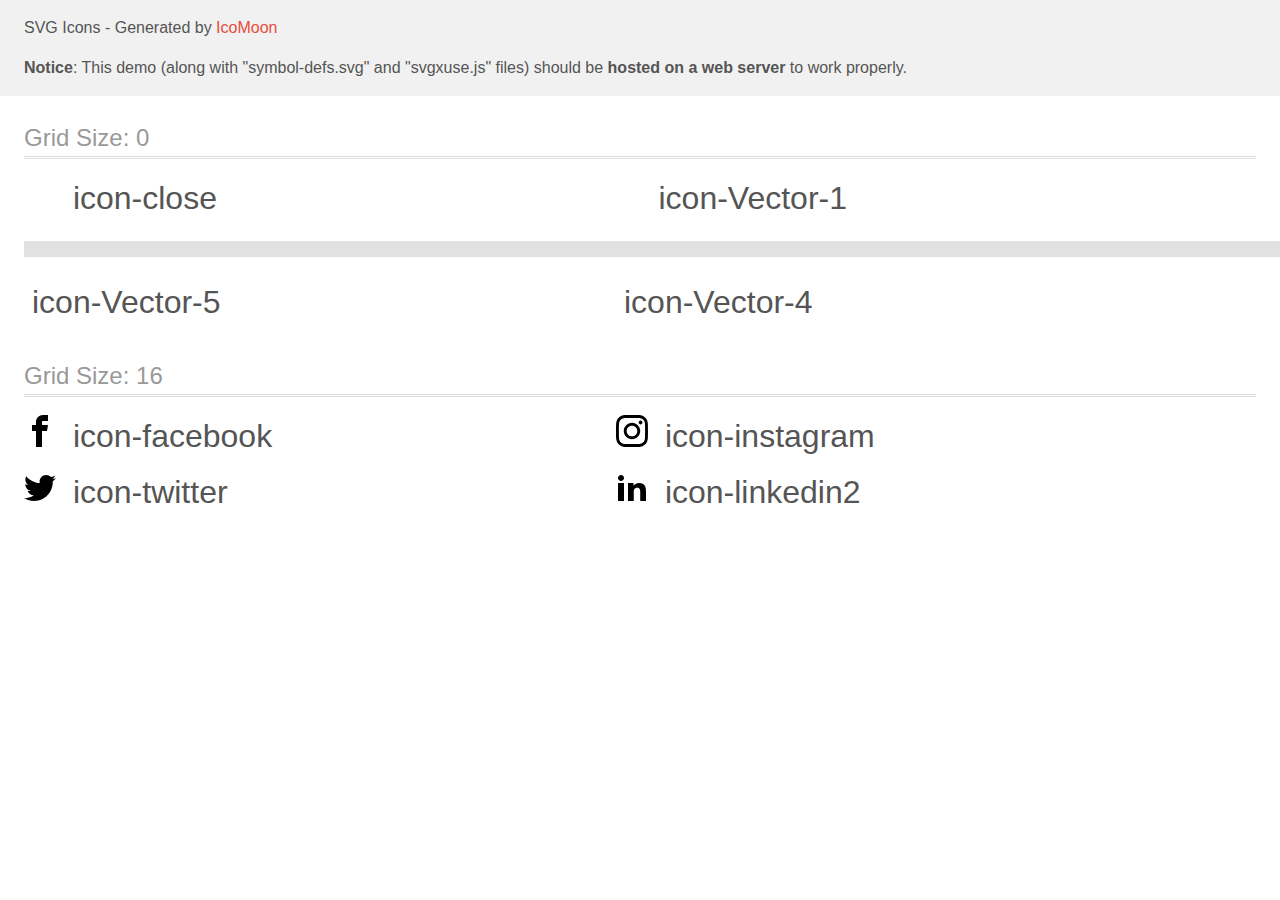
<file: images/icons/icomoon (1)/demo-external-svg.html>
<!doctype html>
<html>
<head>
    <title>IcoMoon - SVG Icons</title>
    <meta charset="utf-8">
    <meta name="viewport" content="width=device-width, initial-scale=1">
    <link rel="stylesheet" href="demo-files/demo.css">
    <link rel="stylesheet" href="style.css">
</head>
<body>
<header class="bgc1 clearfix">
<div class="mhl">
    <p>SVG Icons - Generated by <a href="https://icomoon.io/app">IcoMoon</a></p><p><strong>Notice</strong>: This demo (along with "symbol-defs.svg" and "svgxuse.js" files) should be <b>hosted on a web server</b> to work properly.</p>
</div>
</header>
    <div class="clearfix mhl ptl">
        <h1 class="mvm mtn fgc1">Grid Size: 0</h1>
        <div class="glyph fs1">
            <div class="clearfix pbs">
                <svg class="icon icon-close"><use xlink:href="symbol-defs.svg#icon-close"></use></svg><span class="name"> icon-close</span>
            </div>
        </div>
        <div class="glyph fs1">
            <div class="clearfix pbs">
                <svg class="icon icon-Vector-1"><use xlink:href="symbol-defs.svg#icon-Vector-1"></use></svg><span class="name"> icon-Vector-1</span>
            </div>
        </div>
        <div class="glyph fs1">
            <div class="clearfix pbs">
                <svg class="icon icon-Vector-5"><use xlink:href="symbol-defs.svg#icon-Vector-5"></use></svg><span class="name"> icon-Vector-5</span>
            </div>
        </div>
        <div class="glyph fs1">
            <div class="clearfix pbs">
                <svg class="icon icon-Vector-4"><use xlink:href="symbol-defs.svg#icon-Vector-4"></use></svg><span class="name"> icon-Vector-4</span>
            </div>
        </div>
  </div>
    <div class="clearfix mhl ptl">
        <h1 class="mvm mtn fgc1">Grid Size: 16</h1>
        <div class="glyph fs2">
            <div class="clearfix pbs">
                <svg class="icon icon-facebook"><use xlink:href="symbol-defs.svg#icon-facebook"></use></svg><span class="name"> icon-facebook</span>
            </div>
        </div>
        <div class="glyph fs2">
            <div class="clearfix pbs">
                <svg class="icon icon-instagram"><use xlink:href="symbol-defs.svg#icon-instagram"></use></svg><span class="name"> icon-instagram</span>
            </div>
        </div>
        <div class="glyph fs2">
            <div class="clearfix pbs">
                <svg class="icon icon-twitter"><use xlink:href="symbol-defs.svg#icon-twitter"></use></svg><span class="name"> icon-twitter</span>
            </div>
        </div>
        <div class="glyph fs2">
            <div class="clearfix pbs">
                <svg class="icon icon-linkedin2"><use xlink:href="symbol-defs.svg#icon-linkedin2"></use></svg><span class="name"> icon-linkedin2</span>
            </div>
        </div>
  </div>
<script defer src="svgxuse.js"></script>
</body>
</html>
</file>
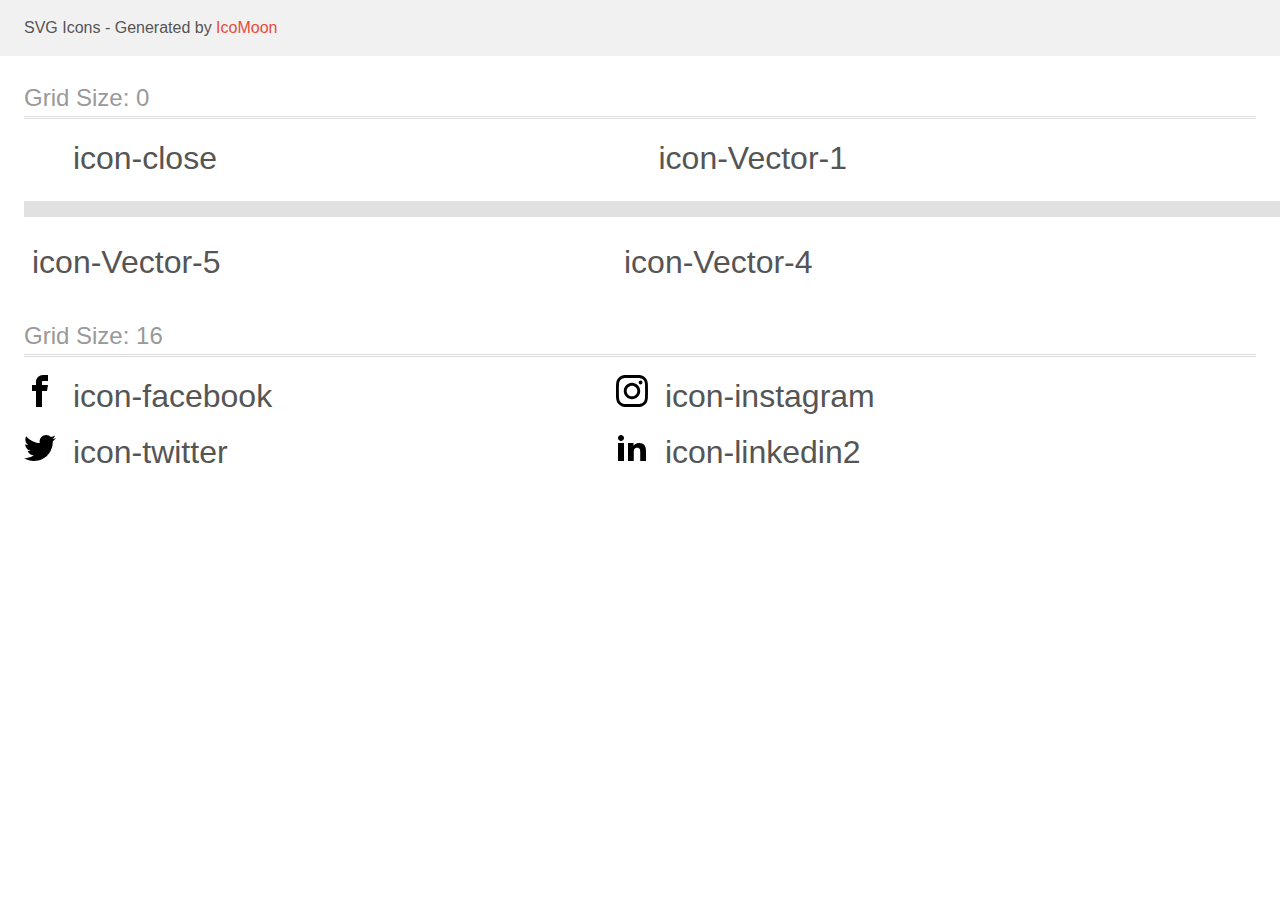
<file: images/icons/icomoon (1)/demo.html>
<!doctype html>
<html>
<head>
    <title>IcoMoon - SVG Icons</title>
    <meta charset="utf-8">
    <meta name="viewport" content="width=device-width, initial-scale=1">
    <link rel="stylesheet" href="demo-files/demo.css">
    <link rel="stylesheet" href="style.css">
</head>
<body>
<svg aria-hidden="true" style="position: absolute; width: 0; height: 0; overflow: hidden;" version="1.1" xmlns="http://www.w3.org/2000/svg" xmlns:xlink="http://www.w3.org/1999/xlink">
<defs>
<symbol id="icon-close" viewBox="0 0 32 32">
<path fill="none" stroke="#fff" style="stroke: var(--color1, #fff)" stroke-linejoin="miter" stroke-linecap="butt" stroke-miterlimit="4" stroke-width="2" d="M2.519 2l26.963 28"></path>
<path fill="none" stroke="#fff" style="stroke: var(--color1, #fff)" stroke-linejoin="miter" stroke-linecap="butt" stroke-miterlimit="4" stroke-width="2" d="M2 29.481l28-26.963"></path>
</symbol>
<symbol id="icon-Vector-1" viewBox="0 0 26 32">
<path fill="none" stroke="#fff" style="stroke: var(--color1, #fff)" stroke-linejoin="round" stroke-linecap="round" stroke-miterlimit="4" stroke-width="6.4" d="M5.173 3.2l14.169 12.8-14.169 12.8"></path>
</symbol>
<symbol id="icon-Vector-5" viewBox="0 0 4608 32">
<path fill="none" stroke="#e1e1e1" style="stroke: var(--color2, #e1e1e1)" stroke-linejoin="miter" stroke-linecap="butt" stroke-miterlimit="4" stroke-width="16" d="M0 16h4608"></path>
</symbol>
<symbol id="icon-Vector-4" viewBox="0 0 4608 32">
<path fill="none" stroke="#e1e1e1" style="stroke: var(--color2, #e1e1e1)" stroke-linejoin="miter" stroke-linecap="butt" stroke-miterlimit="4" stroke-width="16" d="M0 16h4608"></path>
</symbol>
<symbol id="icon-facebook" viewBox="0 0 32 32">
<path d="M19 6h5v-6h-5c-3.86 0-7 3.14-7 7v3h-4v6h4v16h6v-16h5l1-6h-6v-3c0-0.542 0.458-1 1-1z"></path>
</symbol>
<symbol id="icon-instagram" viewBox="0 0 32 32">
<path d="M16 2.881c4.275 0 4.781 0.019 6.462 0.094 1.563 0.069 2.406 0.331 2.969 0.55 0.744 0.288 1.281 0.638 1.837 1.194 0.563 0.563 0.906 1.094 1.2 1.838 0.219 0.563 0.481 1.412 0.55 2.969 0.075 1.688 0.094 2.194 0.094 6.463s-0.019 4.781-0.094 6.463c-0.069 1.563-0.331 2.406-0.55 2.969-0.288 0.744-0.637 1.281-1.194 1.837-0.563 0.563-1.094 0.906-1.837 1.2-0.563 0.219-1.413 0.481-2.969 0.55-1.688 0.075-2.194 0.094-6.463 0.094s-4.781-0.019-6.463-0.094c-1.563-0.069-2.406-0.331-2.969-0.55-0.744-0.288-1.281-0.637-1.838-1.194-0.563-0.563-0.906-1.094-1.2-1.837-0.219-0.563-0.481-1.413-0.55-2.969-0.075-1.688-0.094-2.194-0.094-6.463s0.019-4.781 0.094-6.463c0.069-1.563 0.331-2.406 0.55-2.969 0.288-0.744 0.638-1.281 1.194-1.838 0.563-0.563 1.094-0.906 1.838-1.2 0.563-0.219 1.412-0.481 2.969-0.55 1.681-0.075 2.188-0.094 6.463-0.094zM16 0c-4.344 0-4.887 0.019-6.594 0.094-1.7 0.075-2.869 0.35-3.881 0.744-1.056 0.412-1.95 0.956-2.837 1.85-0.894 0.888-1.438 1.781-1.85 2.831-0.394 1.019-0.669 2.181-0.744 3.881-0.075 1.713-0.094 2.256-0.094 6.6s0.019 4.887 0.094 6.594c0.075 1.7 0.35 2.869 0.744 3.881 0.413 1.056 0.956 1.95 1.85 2.837 0.887 0.887 1.781 1.438 2.831 1.844 1.019 0.394 2.181 0.669 3.881 0.744 1.706 0.075 2.25 0.094 6.594 0.094s4.888-0.019 6.594-0.094c1.7-0.075 2.869-0.35 3.881-0.744 1.050-0.406 1.944-0.956 2.831-1.844s1.438-1.781 1.844-2.831c0.394-1.019 0.669-2.181 0.744-3.881 0.075-1.706 0.094-2.25 0.094-6.594s-0.019-4.887-0.094-6.594c-0.075-1.7-0.35-2.869-0.744-3.881-0.394-1.063-0.938-1.956-1.831-2.844-0.887-0.887-1.781-1.438-2.831-1.844-1.019-0.394-2.181-0.669-3.881-0.744-1.712-0.081-2.256-0.1-6.6-0.1v0z"></path>
<path d="M16 7.781c-4.537 0-8.219 3.681-8.219 8.219s3.681 8.219 8.219 8.219 8.219-3.681 8.219-8.219c0-4.537-3.681-8.219-8.219-8.219zM16 21.331c-2.944 0-5.331-2.387-5.331-5.331s2.387-5.331 5.331-5.331c2.944 0 5.331 2.387 5.331 5.331s-2.387 5.331-5.331 5.331z"></path>
<path d="M26.462 7.456c0 1.060-0.859 1.919-1.919 1.919s-1.919-0.859-1.919-1.919c0-1.060 0.859-1.919 1.919-1.919s1.919 0.859 1.919 1.919z"></path>
</symbol>
<symbol id="icon-twitter" viewBox="0 0 32 32">
<path d="M32 7.075c-1.175 0.525-2.444 0.875-3.769 1.031 1.356-0.813 2.394-2.1 2.887-3.631-1.269 0.75-2.675 1.3-4.169 1.594-1.2-1.275-2.906-2.069-4.794-2.069-3.625 0-6.563 2.938-6.563 6.563 0 0.512 0.056 1.012 0.169 1.494-5.456-0.275-10.294-2.888-13.531-6.862-0.563 0.969-0.887 2.1-0.887 3.3 0 2.275 1.156 4.287 2.919 5.463-1.075-0.031-2.087-0.331-2.975-0.819 0 0.025 0 0.056 0 0.081 0 3.181 2.263 5.838 5.269 6.437-0.55 0.15-1.131 0.231-1.731 0.231-0.425 0-0.831-0.044-1.237-0.119 0.838 2.606 3.263 4.506 6.131 4.563-2.25 1.762-5.075 2.813-8.156 2.813-0.531 0-1.050-0.031-1.569-0.094 2.913 1.869 6.362 2.95 10.069 2.95 12.075 0 18.681-10.006 18.681-18.681 0-0.287-0.006-0.569-0.019-0.85 1.281-0.919 2.394-2.075 3.275-3.394z"></path>
</symbol>
<symbol id="icon-linkedin2" viewBox="0 0 32 32">
<path d="M12 12h5.535v2.837h0.079c0.77-1.381 2.655-2.837 5.464-2.837 5.842 0 6.922 3.637 6.922 8.367v9.633h-5.769v-8.54c0-2.037-0.042-4.657-3.001-4.657-3.005 0-3.463 2.218-3.463 4.509v8.688h-5.767v-18z"></path>
<path d="M2 12h6v18h-6v-18z"></path>
<path d="M8 7c0 1.657-1.343 3-3 3s-3-1.343-3-3c0-1.657 1.343-3 3-3s3 1.343 3 3z"></path>
</symbol>
</defs>
</svg>

<header class="bgc1 clearfix">
<div class="mhl">
    <p>SVG Icons - Generated by <a href="https://icomoon.io/app">IcoMoon</a></p>
</div>
</header>
    <div class="clearfix mhl ptl">
        <h1 class="mvm mtn fgc1">Grid Size: 0</h1>
        <div class="glyph fs1">
            <div class="clearfix pbs">
                <svg class="icon icon-close"><use xlink:href="#icon-close"></use></svg><span class="name"> icon-close</span>
            </div>
        </div>
        <div class="glyph fs1">
            <div class="clearfix pbs">
                <svg class="icon icon-Vector-1"><use xlink:href="#icon-Vector-1"></use></svg><span class="name"> icon-Vector-1</span>
            </div>
        </div>
        <div class="glyph fs1">
            <div class="clearfix pbs">
                <svg class="icon icon-Vector-5"><use xlink:href="#icon-Vector-5"></use></svg><span class="name"> icon-Vector-5</span>
            </div>
        </div>
        <div class="glyph fs1">
            <div class="clearfix pbs">
                <svg class="icon icon-Vector-4"><use xlink:href="#icon-Vector-4"></use></svg><span class="name"> icon-Vector-4</span>
            </div>
        </div>
  </div>
    <div class="clearfix mhl ptl">
        <h1 class="mvm mtn fgc1">Grid Size: 16</h1>
        <div class="glyph fs2">
            <div class="clearfix pbs">
                <svg class="icon icon-facebook"><use xlink:href="#icon-facebook"></use></svg><span class="name"> icon-facebook</span>
            </div>
        </div>
        <div class="glyph fs2">
            <div class="clearfix pbs">
                <svg class="icon icon-instagram"><use xlink:href="#icon-instagram"></use></svg><span class="name"> icon-instagram</span>
            </div>
        </div>
        <div class="glyph fs2">
            <div class="clearfix pbs">
                <svg class="icon icon-twitter"><use xlink:href="#icon-twitter"></use></svg><span class="name"> icon-twitter</span>
            </div>
        </div>
        <div class="glyph fs2">
            <div class="clearfix pbs">
                <svg class="icon icon-linkedin2"><use xlink:href="#icon-linkedin2"></use></svg><span class="name"> icon-linkedin2</span>
            </div>
        </div>
  </div>
<script defer src="svgxuse.js"></script>
</body>
</html>
</file>
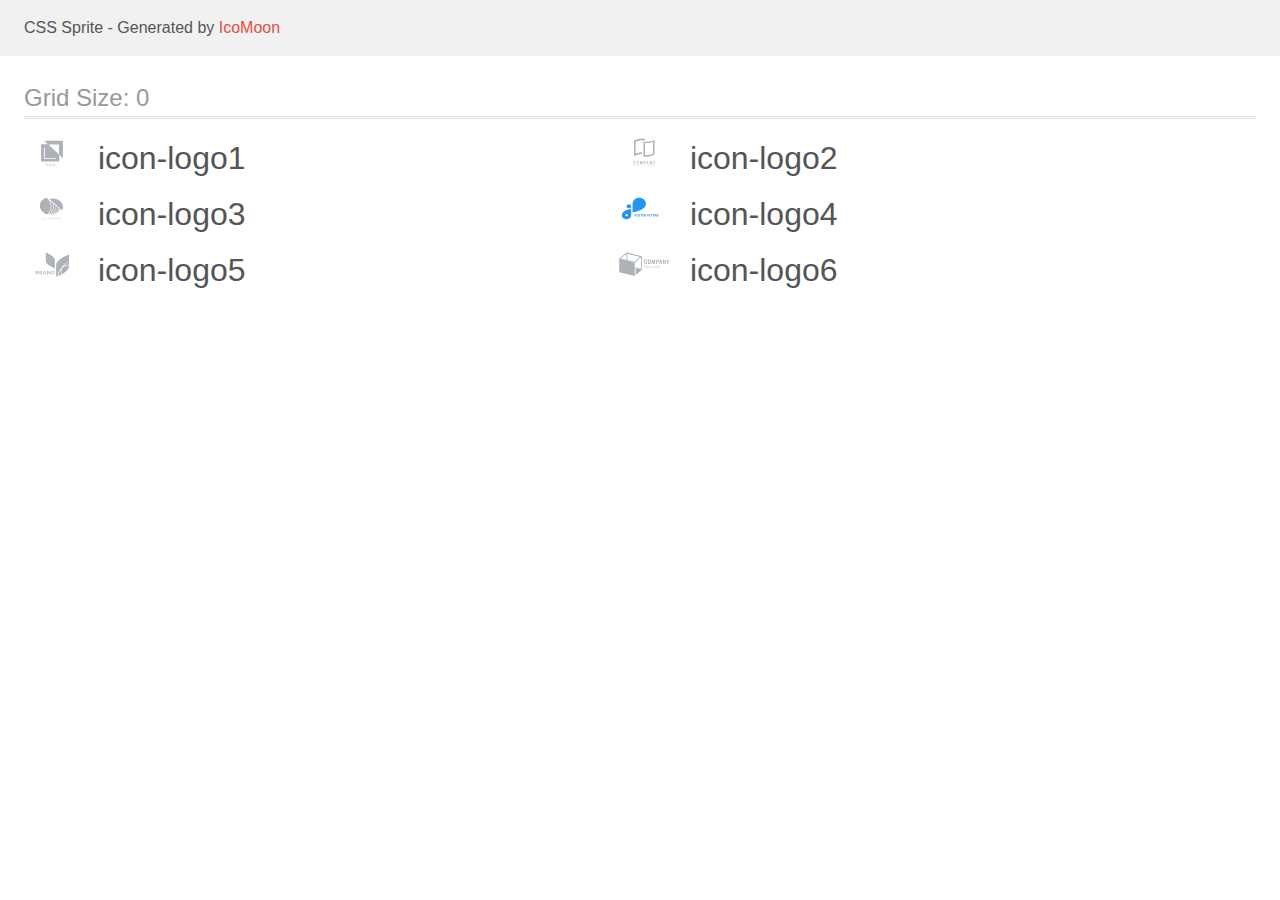
<file: images/svg6/sprite/sprite.html>
<!doctype html>
<html>
<head>
    <title>CSS Sprite</title>
    <meta charset="utf-8">
    <meta name="viewport" content="width=device-width, initial-scale=1">
    <link href="sprite.css" rel="stylesheet">
</head>
<style>
    body {
        font-family: sans-serif;
        color: #555;
        margin: 0;
        line-height: 1.5;
    }
    a, a:visited {
        color: #e74c3c;
        text-decoration: none;
    }
    a:hover {
        box-shadow: 0 1px;
    }
    header {
        background: #F1F1F1;
    }
    p {
        margin: 1em 0;
    }
    h1 {
        font-size: 1.5em;
        font-weight: normal;
        margin: 1em 0 .75em;
        color: #999;
        box-shadow: 0 1px #ddd, 0 2px #fff, 0 3px #ddd;
    }
    .mhl {
        margin-left: 1.5em;
        margin-right: 1.5em;
    }
    .cell {
        float: left;
        margin-right: 1.5em;
        margin-bottom: .25em;
        width: 17em;
        overflow: hidden;
    }
    .cell span {
        margin-right: .25em;
    }
    .clearfix:before, .clearfix:after {
        content: " ";
        display: table;
    }
    .clearfix:after {
        clear: both;
    }
    .fs1 {
        font-size: 32px;
    }

</style>
<body>

<header class="clearfix">
    <p class="mhl">CSS Sprite - Generated by <a href="https://icomoon.io/app">IcoMoon</a></p>
</header>
    <div class="clearfix mhl">
        <h1>Grid Size: 0</h1>
        <div class="cell fs1">
            <span class="icon icon-logo1"></span>
            icon-logo1
        </div>
        <div class="cell fs1">
            <span class="icon icon-logo2"></span>
            icon-logo2
        </div>
        <div class="cell fs1">
            <span class="icon icon-logo3"></span>
            icon-logo3
        </div>
        <div class="cell fs1">
            <span class="icon icon-logo4"></span>
            icon-logo4
        </div>
        <div class="cell fs1">
            <span class="icon icon-logo5"></span>
            icon-logo5
        </div>
        <div class="cell fs1">
            <span class="icon icon-logo6"></span>
            icon-logo6
        </div>
  </div>

</body>
</html>
</file>
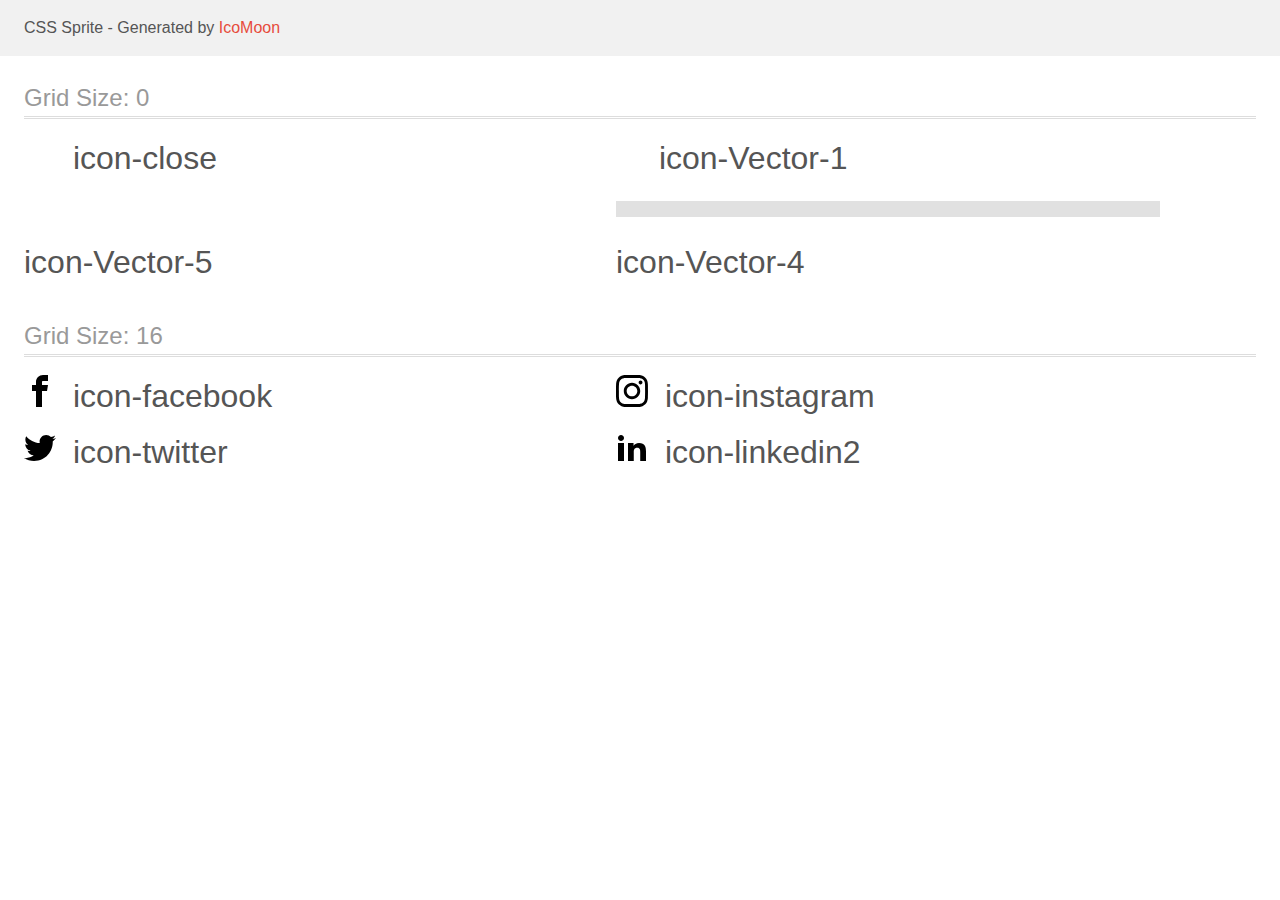
<file: images/icons/icomoon (1)/sprite/sprite.html>
<!doctype html>
<html>
<head>
    <title>CSS Sprite</title>
    <meta charset="utf-8">
    <meta name="viewport" content="width=device-width, initial-scale=1">
    <link href="sprite.css" rel="stylesheet">
</head>
<style>
    body {
        font-family: sans-serif;
        color: #555;
        margin: 0;
        line-height: 1.5;
    }
    a, a:visited {
        color: #e74c3c;
        text-decoration: none;
    }
    a:hover {
        box-shadow: 0 1px;
    }
    header {
        background: #F1F1F1;
    }
    p {
        margin: 1em 0;
    }
    h1 {
        font-size: 1.5em;
        font-weight: normal;
        margin: 1em 0 .75em;
        color: #999;
        box-shadow: 0 1px #ddd, 0 2px #fff, 0 3px #ddd;
    }
    .mhl {
        margin-left: 1.5em;
        margin-right: 1.5em;
    }
    .cell {
        float: left;
        margin-right: 1.5em;
        margin-bottom: .25em;
        width: 17em;
        overflow: hidden;
    }
    .cell span {
        margin-right: .25em;
    }
    .clearfix:before, .clearfix:after {
        content: " ";
        display: table;
    }
    .clearfix:after {
        clear: both;
    }
    .fs1 {
        font-size: 32px;
    }
    .fs2 {
        font-size: 32px;
    }

</style>
<body>

<header class="clearfix">
    <p class="mhl">CSS Sprite - Generated by <a href="https://icomoon.io/app">IcoMoon</a></p>
</header>
    <div class="clearfix mhl">
        <h1>Grid Size: 0</h1>
        <div class="cell fs1">
            <span class="icon icon-close"></span>
            icon-close
        </div>
        <div class="cell fs1">
            <span class="icon icon-Vector-1"></span>
            icon-Vector-1
        </div>
        <div class="cell fs1">
            <span class="icon icon-Vector-5"></span>
            icon-Vector-5
        </div>
        <div class="cell fs1">
            <span class="icon icon-Vector-4"></span>
            icon-Vector-4
        </div>
  </div>
    <div class="clearfix mhl">
        <h1>Grid Size: 16</h1>
        <div class="cell fs2">
            <span class="icon icon-facebook"></span>
            icon-facebook
        </div>
        <div class="cell fs2">
            <span class="icon icon-instagram"></span>
            icon-instagram
        </div>
        <div class="cell fs2">
            <span class="icon icon-twitter"></span>
            icon-twitter
        </div>
        <div class="cell fs2">
            <span class="icon icon-linkedin2"></span>
            icon-linkedin2
        </div>
  </div>

</body>
</html>
</file>
<file: css/styles.css>
:root {
  --color-gen: #212121;
  --color-gen2: #e5e5e5;
  --color-gen3: #f5f4fa;
  --blue-gen: #2196f3;
  --black-gen: #000000;
  --second-color: #757575;
  --white-bg: #ffffff;
  --dark-bg: #2f303a;
  --color-line: #ececec;
  --color-svg: #afb1b8;
  --color-border: #eeeeee;
  --color-border2: #afb1b8;
  --letterspacing2: 0.03em;
  --letterspacingH: 0.06em;
  --fontweight-bold: 700;
  --padding-gen: 94px;
}

* {
  margin-block-start: 0;
  margin-block-end: 0;
  margin-inline-start: 0;
  margin-inline-end: 0;
  padding-inline-start: 0;
}

.container {
  max-width: 1200px;
  padding-left: 15px;
  padding-right: 15px;
  width: 100%;
  margin: 0 auto;
}
body {
  font-family: "Roboto", sans-serif;
  font-weight: 400;
  font-size: 14px;
  line-height: 1.14;
  letter-spacing: 0.02em;
  color: var(--color-gen);
  background-color: var(--white-bg);
}

.unstyled-list {
  list-style-type: none;
}
.link {
  text-decoration: none;
}
.dark-bg {
  background-color: var(--dark-bg);
}
img {
  display: block;
  max-width: 100%;
  height: auto;
}
/*HEADER*/
.page-header .container {
  background-color: var(--white-bg);
  display: flex;
  flex-direction: row;
  justify-content: space-around;
  /*height: 80px;*/
  padding: 25px 0;
}
.logo {
  display: inline-block;
}
.logo h2 {
  font-family: "Raleway", sans-serif;
  font-weight: var(--fontweight-bold);
  font-size: 26px;
  line-height: 1.19;
  letter-spacing: var(--letterspacing2);
  color: var(--blue-gen);
}
.logo span {
  color: var(--black-gen);
}
.main-nav-list {
  display: flex;
  gap: 50px;
  padding: 7px 0;
}
.main-nav-item {
  align-self: flex-start;
}

.main-nav-link {
  font-weight: 500;
  letter-spacing: 0.02em;
  color: var(--color-gen);
}
.main-nav-link:hover,
.main-nav-link:active,
.main-nav-link:focus {
  color: var(--blue-gen);
}

.main-nav-item:first-child {
  margin-left: 93px;
}
.main-nav-item:last-child {
  margin-right: 385px;
}
.icon-mail,
.icon-phone {
  width: 16px;
  height: 12px;
  margin-right: 5px;
  fill: var(--second-color);
}
.contact-nav-link {
  color: var(--second-color);
  cursor: pointer;
  font-weight: 500;
  line-height: 1.14;
  letter-spacing: 0.02em;
}
.contact-nav-link:hover,
.contact-nav-link:active,
.contact-nav-link:focus {
  color: var(--blue-gen);
  stroke: var(--blue-gen);
  fill: var(--blue-gen);
}
.contact-list {
  display: flex;
  flex-shrink: 0;
  gap: 40px;
  padding: 7px 0;
}
/*MAIN Section*/
.main-section {
  background-image: linear-gradient(to right, rgba(47, 48, 58, 0.8), rgba(47, 48, 58, 0.8)),url("../images/Imgbackground.jpg");
  background-repeat: no-repeat;
  background-size: cover;
  border: 1px solid transparent;
  max-height: 600px;
}
.hero-container {
  display: flex;
  flex-direction: column;
  justify-content: center;
  margin: 200px 452px 200px 452px;
  max-width: 696px;
}
.main-title {
  font-weight: 900;
  font-size: 44px;
  line-height: 1.36;
  text-align: center;
  letter-spacing: var(--letterspacingH);
  text-transform: uppercase;
  color: var(--white-bg);
  margin-bottom: 30px;
}
.main-button {
  margin: 0 auto;
  min-width: 200px;
  padding: 10px 20px;
  font-size: 16px;
  line-height: 1.87;
  text-align: center;
  border: none;
  letter-spacing: var(--letterspacingH);
  font-weight: var(--fontweight-bold);
  box-shadow: 0px 4px 4px rgba(0, 0, 0, 0.15);
  border-radius: 4px;
  text-decoration: none;
  color: var(--white-bg);
  background-color: var(--blue-gen);
}
.main-button:hover,
.main-button:active,
.main-button:focus {
  color: var(--white-bg);
  background-color: var(--blue-gen);
  transform: scale(1.03);
}
.main-section-description,
.customers-section {
  background-color: var(--color-gen2);
}
.description-list,
.team-list,
.customers-list {
  display: flex;
  flex-wrap: wrap;
  gap: 30px;
  /*justify-content: space-between;*/
  padding-bottom: var(--padding-gen);
}
.description-list-item,
.team-title,
.customers-title {
  padding-top: var(--padding-gen);
}
.description-list-item,
.team-list-item,
.customer-list-item {
  flex-basis: 270px;
  flex-grow: 0;
  flex-shrink: 1;
}
.description-list-img {
  flex-basis: 370px;
  flex-grow: 0;
  flex-shrink: 1;
}
.main-section-description-title {
  font-weight: var(--fontweight-bold);
  font-size: 36px;
  line-height: 1.16;
  text-align: center;
  letter-spacing: var(--letterspacing2);
  color: var(--color-gen);
  padding-bottom: 50px;
}
.main-section-description-subtitle {
  font-weight: var(--fontweight-bold);
  letter-spacing: var(--letterspacing2);
  text-transform: uppercase;
  color: var(--color-gen);
  margin-bottom: 10px;
}
.main-section-description-text {
  line-height: 1.71;
  letter-spacing: var(--letterspacing2);
  color: var(--second-color);
}
.description-img {
  width: 270px;
  height: 120px;
  background-color: var(--color-gen3);
  border-radius: 4px;
  margin-bottom: 30px;
  padding: 25px 102.34px 25px 102.34px;
}
/*TEAM Section*/
.team-section {
  background-color: var(--color-gen3);
  font-size: 16px;
  text-align: center;
  letter-spacing: var(--letterspacing2);
}
.team-list-item {
  background-color: var(--white-bg);
  box-shadow: 0px 1px 3px rgba(0, 0, 0, 0.12), 0px 1px 1px rgba(0, 0, 0, 0.14), 0px 2px 1px rgba(0, 0, 0, 0.2);
  border-radius: 0px 0px 4px 4px;
}
.employee-description {
  padding-top: 30px;
  padding-bottom: 30px;
}
.name-user {
  font-weight: 500;
  color: var(--color-gen);
  margin-bottom: 10px;
}
.name-job {
  color: var(--second-color);
  line-height: 1.18;
  margin-top: 0;
}
.social-list {
  display: flex;
  justify-content: center;
  gap: 10px;
  padding-top: 16px;
}
.social-link {
  justify-content: center;
  align-items: center;
  border-radius: 50%;
  width: 44px;
  height: 44px;
  display: flex;
  fill: var(--color-svg);
  background: rgba(255, 255, 255, 0.1);
}
.social-icon {
  width: 20px;
  height: 20px;
}
footer .social-icon {
  width: 20px;
  height: 20px;
  fill: var(--white-bg);
}
.social-link:hover {
  background-color: var(--blue-gen);
  fill: var(--white-bg);
}
/*Customers Section*/
.customer-img {
  width: 170px;
  height: 92px;
  border: 1px solid var(--color-border2);
  border-radius: 4px;
  fill: var(--color-svg);
  padding: 20px;
}
.customer-img:hover {
  border: 1px solid var(--blue-gen);
  fill: var(--blue-gen);
}
.customers-list {
  padding-top: 50px;
}
/*Portofolio Section*/
.line {
  border-top: 1px solid var(--color-line);
}
.portofolio-list-tab {
  display: flex;
  flex-wrap: nowrap;
  gap: 8px;
  justify-content: center;
  padding-top: var(--padding-gen);
  padding-bottom: 56px;
}
.portofolio-tab {
  padding: 6px 22px;
  background-color: var(--color-gen3);
  border-radius: 4px;
  cursor: pointer;
  font-weight: 500;
  font-size: 16px;
  line-height: 1.62;
  text-align: center;
  letter-spacing: var(--letterspacing2);
  border: none;
}
.portofolio-tab:hover,
.portofolio-tab:active,
.portofolio-tab:focus {
  color: var(--white-bg);
  background-color: var(--blue-gen);
  box-shadow: 0px 3px 1px rgba(0, 0, 0, 0.1), 0px 1px 2px rgba(0, 0, 0, 0.08),
    0px 2px 2px rgba(0, 0, 0, 0.12);
}
.portofolio-list {
  display: flex;
  flex-wrap: wrap;
  gap: 30px;
  padding-bottom: var(--padding-gen);
}
.portofolio-list-item {
  background-color: var(--white-bg);
  border: 1px solid var(--color-border);
  flex-basis: 370px;
  flex-grow: 0;
  flex-shrink: 1;
  width: 30%;
  cursor: pointer;
}
.portofolio-list-item:hover {
  border: 1px solid var(--color-border);
  box-shadow: 0px 1px 1px rgba(0, 0, 0, 0.12), 0px 4px 4px rgba(0, 0, 0, 0.06), 1px 4px 6px rgba(0, 0, 0, 0.16);
}
.card-description {
  padding: 20px 24px;
}
.portofolio-name {
  font-weight: 700;
  font-size: 18px;
  line-height: 2;
  letter-spacing: var(--letterspacingH);
  color: var(--color-gen);
  margin-bottom: 4px;
}
.portofolio-description {
  font-size: 16px;
  letter-spacing: var(--letterspacing2);
  line-height: 1.87;
  color: var(--second-color);
}
/*FOOTER Section*/
.footer-section {
  padding: 60px 0px;
}
.footer_gen {
  display: flex;
  flex-wrap: wrap;
  gap: 94px;
}
.adress-description {
  margin-top: 20px;
}
#title_media {
  font-weight: 700;
  text-transform: uppercase;
  color: var(--white-bg);
}
.footer-section ul > li > a {
  font-style: normal;
  letter-spacing: var(--letterspacing2);
}
.footer-section li:first-child a {
  color: var(--white-bg);
}
.contact-link {
  color: rgba(255, 255, 255, 0.6);
}
.adress-description-item {
  margin-bottom: 20px;
}
.footer-section .logo span {
  color: var(--white-bg);
}
.is_hidden {
  display: none;
}
</file>
<file: images/svg6/demo-files/demo.css>
body {
  padding: 0;
  margin: 0;
  font-family: sans-serif;
  font-size: 1em;
  line-height: 1.5;
  color: #555;
  background: #fff;
}
h1 {
  font-size: 1.5em;
  font-weight: normal;
  box-shadow: 0 1px #ddd, 0 2px #fff, 0 3px #ddd;
}
small {
  font-size: .66666667em;
}
a {
  color: #e74c3c;
  text-decoration: none;
}
a:hover, a:focus {
  box-shadow: 0 1px #e74c3c;
}
.bshadow0, input {
  box-shadow: inset 0 -2px #e7e7e7;
}
input:hover {
  box-shadow: inset 0 -2px #ccc;
}
input, fieldset {
  font-size: 1em;
  margin: 0;
  padding: 0;
  border: 0;
}
input {
  color: inherit;
  line-height: 1.5;
  height: 1.5em;
  padding: .25em 0;
}
input:focus {
  outline: none;
  box-shadow: inset 0 -2px #449fdb;
}
.glyph {
  font-size: 16px;
  margin-right: 1.5em;
  float: left;
  width: 17em;
}
svg {
  color: #000;
}
.liga {
  width: 80%;
  width: calc(100% - 2.5em);
}
.talign-right {
  text-align: right;
}
.talign-center {
  text-align: center;
}
.bgc1 {
  background: #f1f1f1;
}
.fgc0 {
  color: #000;
}
.fgc1 {
  color: #999;
}
p {
  margin-top: 1em;
  margin-bottom: 1em;
}
.mvm {
  margin-top: .75em;
  margin-bottom: .75em;
}
.mtn {
  margin-top: 0;
}
.mtl, .mal {
  margin-top: 1.5em;
}
.mbl, .mal {
  margin-bottom: 1.5em;
}
.mal, .mhl {
  margin-left: 1.5em;
  margin-right: 1.5em;
}
.mhmm {
  margin-left: 1em;
  margin-right: 1em;
}
.ptl {
  padding-top: 1.5em;
}
.pbs, .pvs {
  padding-bottom: .25em;
}
.pvs, .pts {
  padding-top: .25em;
}
.unit {
  float: left;
}
.unitRight {
  float: right;
}
.size1of2 {
  width: 50%;
}
.size1of1 {
  width: 100%;
}
.clearfix:before, .clearfix:after {
  content: " ";
  display: table;
}
.clearfix:after {
  clear: both;
}
.hidden-true {
  display: none;
}
.textbox0 {
  width: 3em;
  background: #f1f1f1;
  padding: .25em .5em;
  line-height: 1.5;
  height: 1.5em;
}
.fs0 {
  font-size: 16px;
}
.fs1 {
  font-size: 32px;
}
.name {
  margin-left: .25em;
}
</file>
<file: images/svg6/style.css>
.icon {
  display: inline-block;
  width: 1em;
  height: 1em;
  stroke-width: 0;
  stroke: currentColor;
  fill: currentColor;
}

/* ==========================================
Single-colored icons can be modified like so:
.icon-name {
  font-size: 32px;
  color: red;
}
========================================== */

.icon-logo1 {
  width: 1.7666015625em;
}

.icon-logo2 {
  width: 1.7666015625em;
}

.icon-logo3 {
  width: 1.7666015625em;
}

.icon-logo4 {
  width: 1.7666015625em;
}

.icon-logo5 {
  width: 1.7666015625em;
}

.icon-logo6 {
  width: 1.7666015625em;
}
</file>
<file: images/icons/icomoon (1)/demo-files/demo.css>
body {
  padding: 0;
  margin: 0;
  font-family: sans-serif;
  font-size: 1em;
  line-height: 1.5;
  color: #555;
  background: #fff;
}
h1 {
  font-size: 1.5em;
  font-weight: normal;
  box-shadow: 0 1px #ddd, 0 2px #fff, 0 3px #ddd;
}
small {
  font-size: .66666667em;
}
a {
  color: #e74c3c;
  text-decoration: none;
}
a:hover, a:focus {
  box-shadow: 0 1px #e74c3c;
}
.bshadow0, input {
  box-shadow: inset 0 -2px #e7e7e7;
}
input:hover {
  box-shadow: inset 0 -2px #ccc;
}
input, fieldset {
  font-size: 1em;
  margin: 0;
  padding: 0;
  border: 0;
}
input {
  color: inherit;
  line-height: 1.5;
  height: 1.5em;
  padding: .25em 0;
}
input:focus {
  outline: none;
  box-shadow: inset 0 -2px #449fdb;
}
.glyph {
  font-size: 16px;
  margin-right: 1.5em;
  float: left;
  width: 17em;
}
svg {
  color: #000;
}
.liga {
  width: 80%;
  width: calc(100% - 2.5em);
}
.talign-right {
  text-align: right;
}
.talign-center {
  text-align: center;
}
.bgc1 {
  background: #f1f1f1;
}
.fgc0 {
  color: #000;
}
.fgc1 {
  color: #999;
}
p {
  margin-top: 1em;
  margin-bottom: 1em;
}
.mvm {
  margin-top: .75em;
  margin-bottom: .75em;
}
.mtn {
  margin-top: 0;
}
.mtl, .mal {
  margin-top: 1.5em;
}
.mbl, .mal {
  margin-bottom: 1.5em;
}
.mal, .mhl {
  margin-left: 1.5em;
  margin-right: 1.5em;
}
.mhmm {
  margin-left: 1em;
  margin-right: 1em;
}
.ptl {
  padding-top: 1.5em;
}
.pbs, .pvs {
  padding-bottom: .25em;
}
.pvs, .pts {
  padding-top: .25em;
}
.unit {
  float: left;
}
.unitRight {
  float: right;
}
.size1of2 {
  width: 50%;
}
.size1of1 {
  width: 100%;
}
.clearfix:before, .clearfix:after {
  content: " ";
  display: table;
}
.clearfix:after {
  clear: both;
}
.hidden-true {
  display: none;
}
.textbox0 {
  width: 3em;
  background: #f1f1f1;
  padding: .25em .5em;
  line-height: 1.5;
  height: 1.5em;
}
.fs0 {
  font-size: 16px;
}
.fs1 {
  font-size: 32px;
}
.fs2 {
  font-size: 32px;
}
.name {
  margin-left: .25em;
}
</file>
<file: images/icons/icomoon (1)/style.css>
.icon {
  display: inline-block;
  width: 1em;
  height: 1em;
  stroke-width: 0;
  stroke: currentColor;
  fill: currentColor;
}

/* ==========================================
Single-colored icons can be modified like so:
.icon-name {
  font-size: 32px;
  color: red;
}
========================================== */

.icon-Vector-1 {
  width: 0.7998046875em;
}

.icon-Vector-5 {
  width: 144em;
}

.icon-Vector-4 {
  width: 144em;
}
</file>
<file: images/svg6/sprite/sprite.css>
.icon {
  display: inline-block;
  background-repeat: no-repeat;
  background-image: url(sprite.svg);
}
.icon-logo1 {
  width: 57px;
  height: 32px;
  background-position: 0 0;
}
.icon-logo2 {
  width: 57px;
  height: 32px;
  background-position: -96px 0;
}
.icon-logo3 {
  width: 57px;
  height: 32px;
  background-position: -192px 0;
}
.icon-logo4 {
  width: 57px;
  height: 32px;
  background-position: -288px 0;
}
.icon-logo5 {
  width: 57px;
  height: 32px;
  background-position: -384px 0;
}
.icon-logo6 {
  width: 57px;
  height: 32px;
  background-position: -480px 0;
}
</file>
<file: images/icons/icomoon (1)/sprite/sprite.css>
.icon {
  display: inline-block;
  background-repeat: no-repeat;
  background-image: url(sprite.svg);
}
.icon-close {
  width: 32px;
  height: 32px;
  background-position: 0 0;
}
.icon-Vector-1 {
  width: 26px;
  height: 32px;
  background-position: -48px 0;
}
.icon-Vector-5 {
  width: 4608px;
  height: 32px;
  background-position: 0 -48px;
}
.icon-Vector-4 {
  width: 4608px;
  height: 32px;
  background-position: 0 -96px;
}
.icon-facebook {
  width: 32px;
  height: 32px;
  background-position: 0 -192px;
}
.icon-instagram {
  width: 32px;
  height: 32px;
  background-position: -48px -192px;
}
.icon-twitter {
  width: 32px;
  height: 32px;
  background-position: -96px -192px;
}
.icon-linkedin2 {
  width: 32px;
  height: 32px;
  background-position: -144px -192px;
}
</file>
